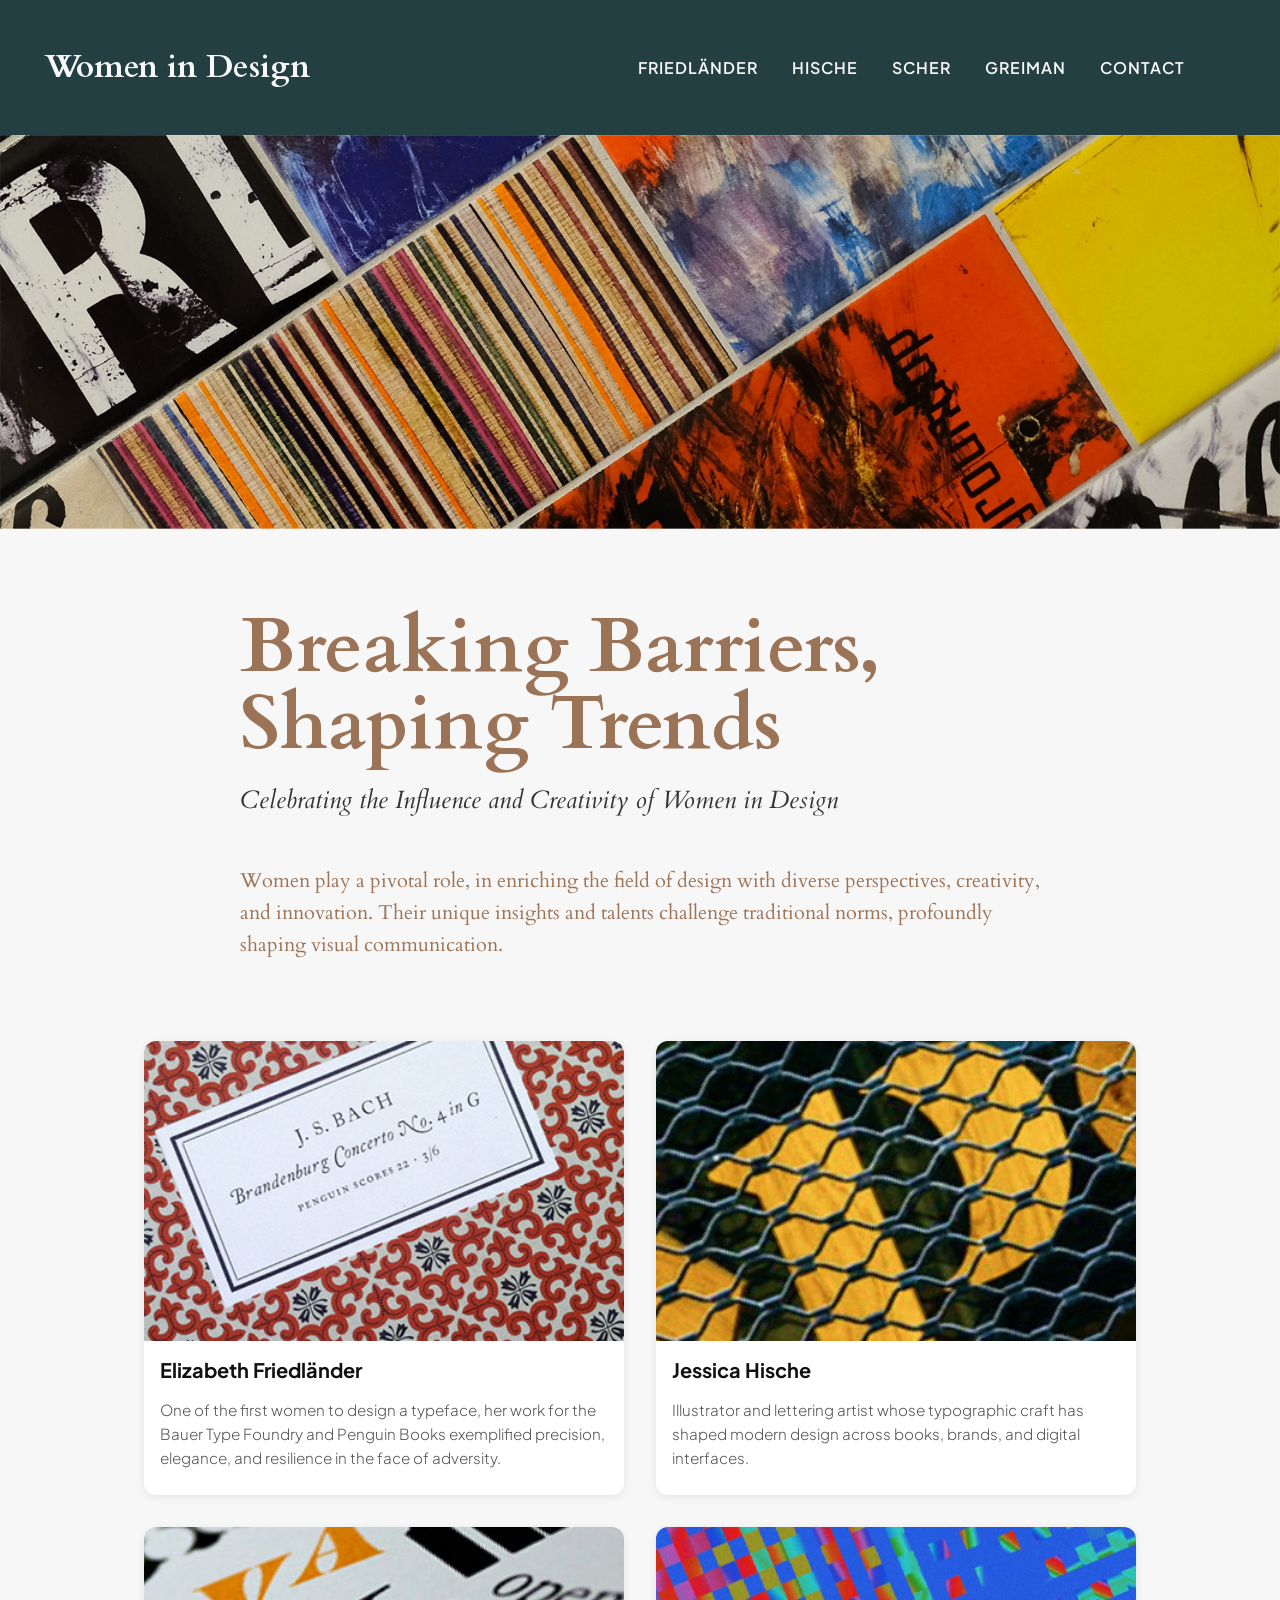
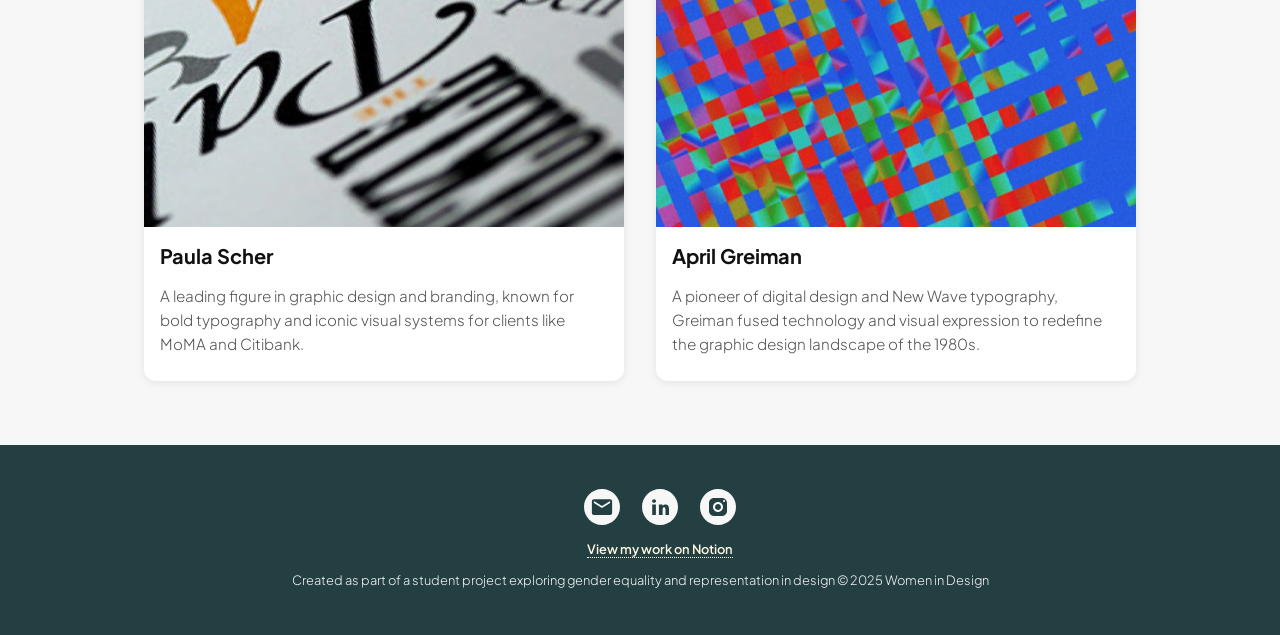
<file: index.html>
<!DOCTYPE html>
<html lang="en-GB">
<head>
<meta charset="UTF-8">
    <title>Women in Design</title>

    <!-- CSS File Links -->
    <link href="css/reset.css" type="text/css" rel="stylesheet" >
    <link href="css/style3.css" type="text/css" rel="stylesheet" >
    <link href="css/connections.css" type="text/css" rel="stylesheet" >
    <link href="css/grid.css" type="text/css" rel="stylesheet" >

    <!-- Google Font Links -->
    <link rel="preconnect" href="https://fonts.googleapis.com">
    <link rel="preconnect" href="https://fonts.gstatic.com" crossorigin>
    <link href="https://fonts.googleapis.com/css2?family=Cardo:ital,wght@0,400;0,700;1,400&family=Plus+Jakarta+Sans:ital,wght@0,200..800;1,200..800&display=swap" rel="stylesheet">
</head>
<body>
  <div class="responsivenav" >
    <div id="logo">
        <a href="index.html"><p>Women in Design</p></a>
    </div>
  <nav>
    <ul>
        <li><a href="#fried">Friedländer</a></li>
        <li><a href="#hische">Hische</a></li>
        <li><a href="#scher">Scher</a></li>
        <li><a href="april_greiman.html">Greiman</a></li>
        <li><a href="#contact">Contact</a></li>
    </ul>
  </nav>
  </div>
<img src="img/top.jpg" alt="Opening image showing images of texture and abstract typography" class="fullwidthimage"/>  
<header>
  <h1>Breaking Barriers, Shaping Trends</h1>
  <h2>Celebrating the Influence and Creativity of Women in Design</h2>
  <p><span class="leader">Women play a pivotal role</span>, in enriching the field of design with diverse perspectives, creativity, and innovation. Their unique insights and talents challenge traditional norms, profoundly shaping visual communication. </p>
</header>

<section id="designers" class="designers">
  <article class="designer-card">
    <img src="img/friedlander.jpg" alt="Portrait of Elizabeth Friedländer">
    <h3>Elizabeth Friedländer</h3>
    <p>One of the first women to design a typeface, her work for the Bauer Type Foundry and Penguin Books exemplified precision, elegance, and resilience in the face of adversity.</p>
  </article>

  <article class="designer-card">
    <img src="img/hische.jpg" alt="Portrait of Jessica Hische">
    <h3>Jessica Hische</h3>
    <p>Illustrator and lettering artist whose typographic craft has shaped modern design across books, brands, and digital interfaces.</p>
  </article>

  <article class="designer-card">
    <img src="img/scher.jpg" alt="Portrait of Paula Scher">
    <h3>Paula Scher</h3>
    <p>A leading figure in graphic design and branding, known for bold typography and iconic visual systems for clients like MoMA and Citibank.</p>
  </article>

  <a href="april_greiman.html">
  <article class="designer-card">
    <img src="img/greiman.jpg" alt="Portrait of April Greiman">
    <h3>April Greiman</h3>
    <p>A pioneer of digital design and New Wave typography, Greiman fused technology and visual expression to redefine the graphic design landscape of the 1980s.</p>
  </article>
</a>
</section>

<footer id="contact">
<ul class="connections">
<!------------- EMAIL ------------------>
<li><a href="mailto:wheeler-d@ulster.ac.uk" title="Send me an Email">
<svg xmlns="http://www.w3.org/2000/svg" width="36" height="36" viewBox="0 0 36 36" fill="none">
  <path d="M18 0C27.9411 0 36 8.05887 36 18C36 27.9411 27.9411 36 18 36C8.05887 36 0 27.9411 0 18C0 8.05887 8.05887 0 18 0ZM9.90039 10.125C8.78664 10.125 7.88477 11.0109 7.88477 12.0938L7.875 23.9062C7.875 24.9891 8.78664 25.875 9.90039 25.875H26.0996C27.2134 25.875 28.125 24.9891 28.125 23.9062V12.0938C28.125 11.0109 27.2134 10.125 26.0996 10.125H9.90039ZM26.0996 14.0625L18 18.9844L9.90039 14.0625V12.0938L18 17.0156L26.0996 12.0938V14.0625Z" fill="#F7F7F7"/>
</svg>
</a>
</li>
<!----------------------------- LINKEDIN ---------------------------->
<li><a href="#" title="Connect with me on Linkedin">
<svg xmlns="http://www.w3.org/2000/svg" width="36" height="36" viewBox="0 0 36 36" fill="none">
  <path d="M18 0C27.9411 0 36 8.05887 36 18C36 27.9411 27.9411 36 18 36C8.05887 36 0 27.9411 0 18C0 8.05887 8.05887 0 18 0ZM10.2256 15.5547V25.875H13.8984V15.5547H10.2256ZM16.9287 15.5547V25.875H20.6016C20.6016 25.875 20.6016 20.4756 20.6016 20.2344C20.6016 18.5551 21.7874 18.3145 22.1426 18.3145C22.4981 18.3147 23.4453 18.6751 23.4453 20.2344V25.875H27V20.2344C27 16.9953 25.5773 15.5547 23.7998 15.5547C22.0226 15.5548 21.0746 16.1548 20.6016 16.9951V15.5547H16.9287ZM12.1211 10.125C10.8735 10.125 10.125 10.8832 10.125 11.8945C10.1252 12.9057 10.8748 13.6631 11.9971 13.6631C13.2445 13.6631 13.993 12.9057 13.9932 11.8945C13.9932 10.8832 13.2433 10.1251 12.1211 10.125Z" fill="#F7F7F7"/>
</svg>
</a>
</li>
<!----------------------------- INSTAGRAM ---------------------------->
<li><a href="#" title="Visit my Instagram Account" target="_blank" >
<svg xmlns="http://www.w3.org/2000/svg" width="36" height="36" viewBox="0 0 36 36" fill="none">
  <path d="M18 0C27.9411 0 36 8.05887 36 18C36 27.9411 27.9411 36 18 36C8.05887 36 0 27.9411 0 18C0 8.05887 8.05887 0 18 0ZM14 9C11.239 9 9 11.239 9 14V22C9 24.761 11.239 27 14 27H22C24.761 27 27 24.761 27 22V14C27 11.239 24.761 9 22 9H14ZM18 13C20.761 13 23 15.239 23 18C23 20.761 20.761 23 18 23C15.239 23 13 20.761 13 18C13 15.239 15.239 13 18 13ZM18 15C17.2044 15 16.4415 15.3163 15.8789 15.8789C15.3163 16.4415 15 17.2044 15 18C15 18.7956 15.3163 19.5585 15.8789 20.1211C16.4415 20.6837 17.2044 21 18 21C18.7956 21 19.5585 20.6837 20.1211 20.1211C20.6837 19.5585 21 18.7956 21 18C21 17.2044 20.6837 16.4415 20.1211 15.8789C19.5585 15.3163 18.7956 15 18 15ZM24 11C24.552 11 25 11.448 25 12C25 12.552 24.552 13 24 13C23.448 13 23 12.552 23 12C23 11.448 23.448 11 24 11Z" fill="#F7F7F7"/>
</svg>
</a>
</li>
</ul>
<ul>
  <li><a href="https://dylanuxd.notion.site/dylans-space" target="_blank" title="Take a look at my work">View my work on Notion</a></li>
</ul>
 <p>Created as part of a student project exploring gender equality and representation in design © 2025 Women in Design</p>
</footer>
</body>
</html>
</file>
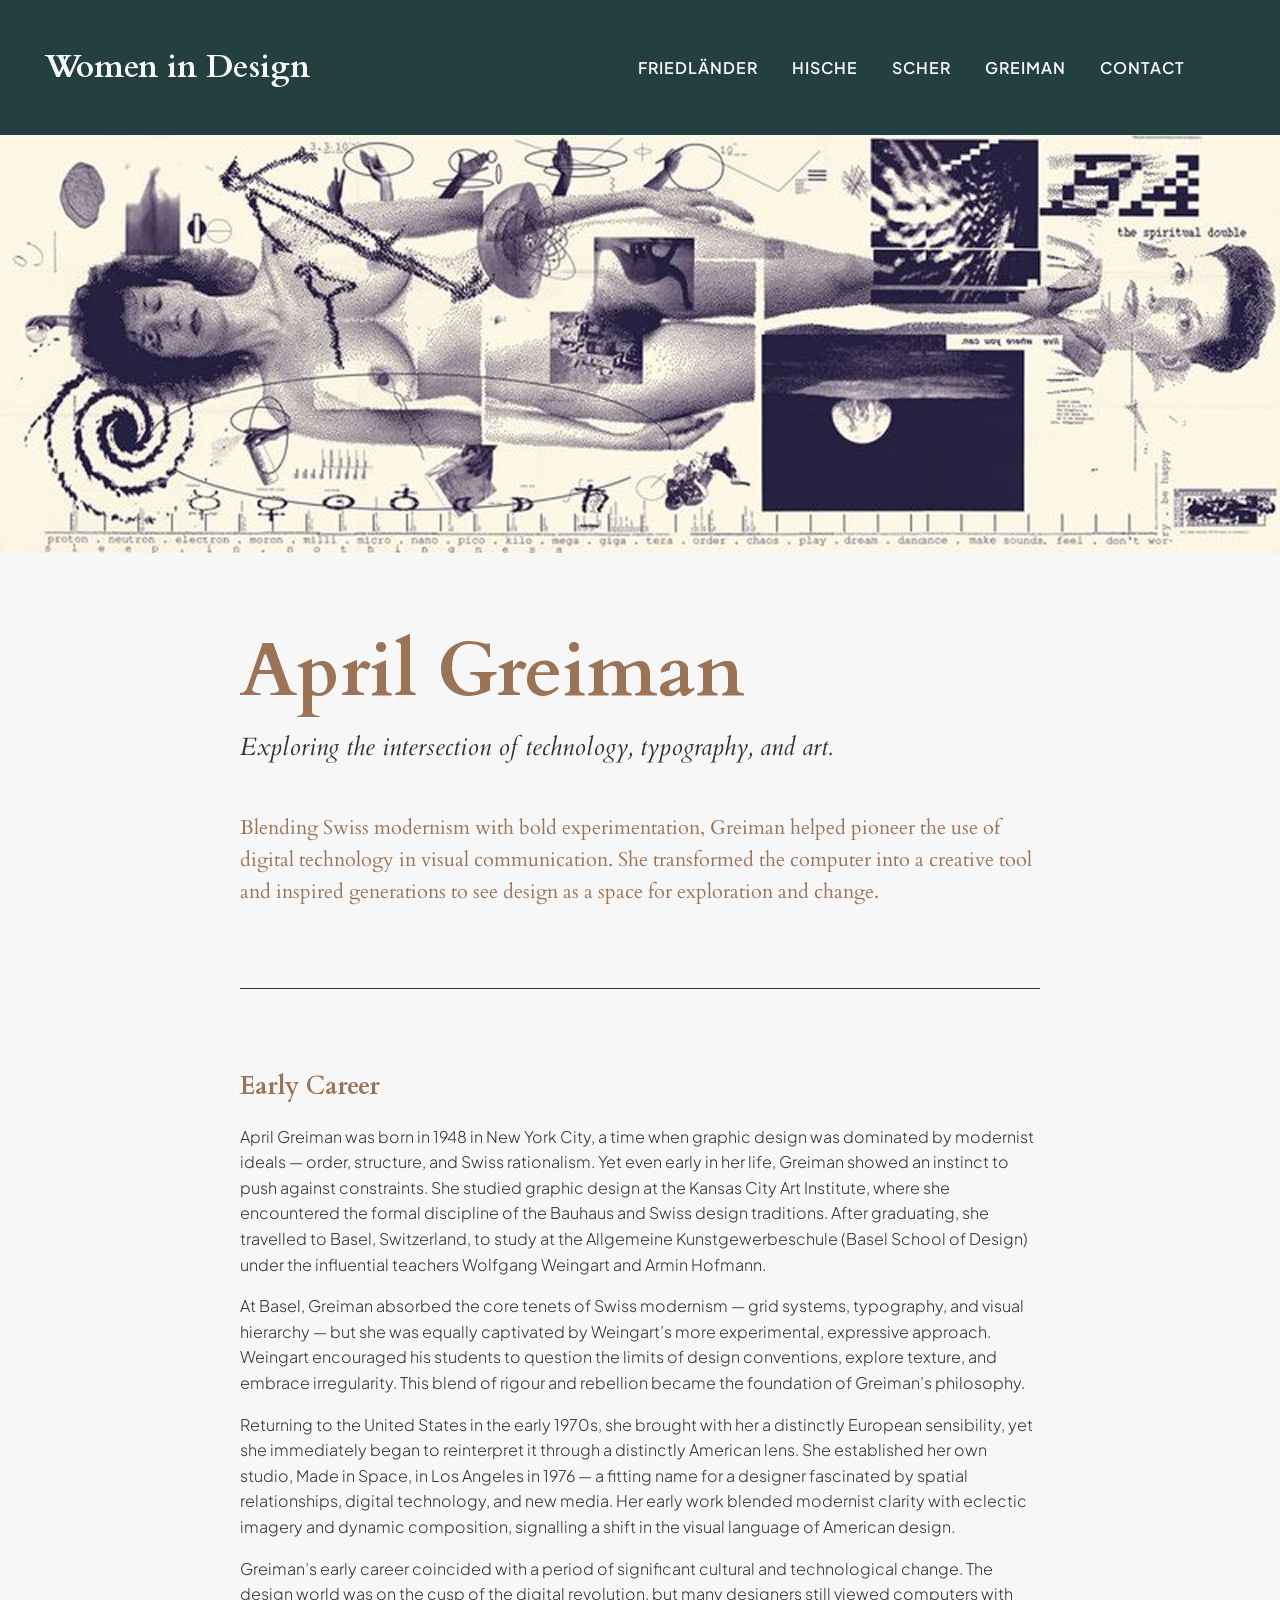
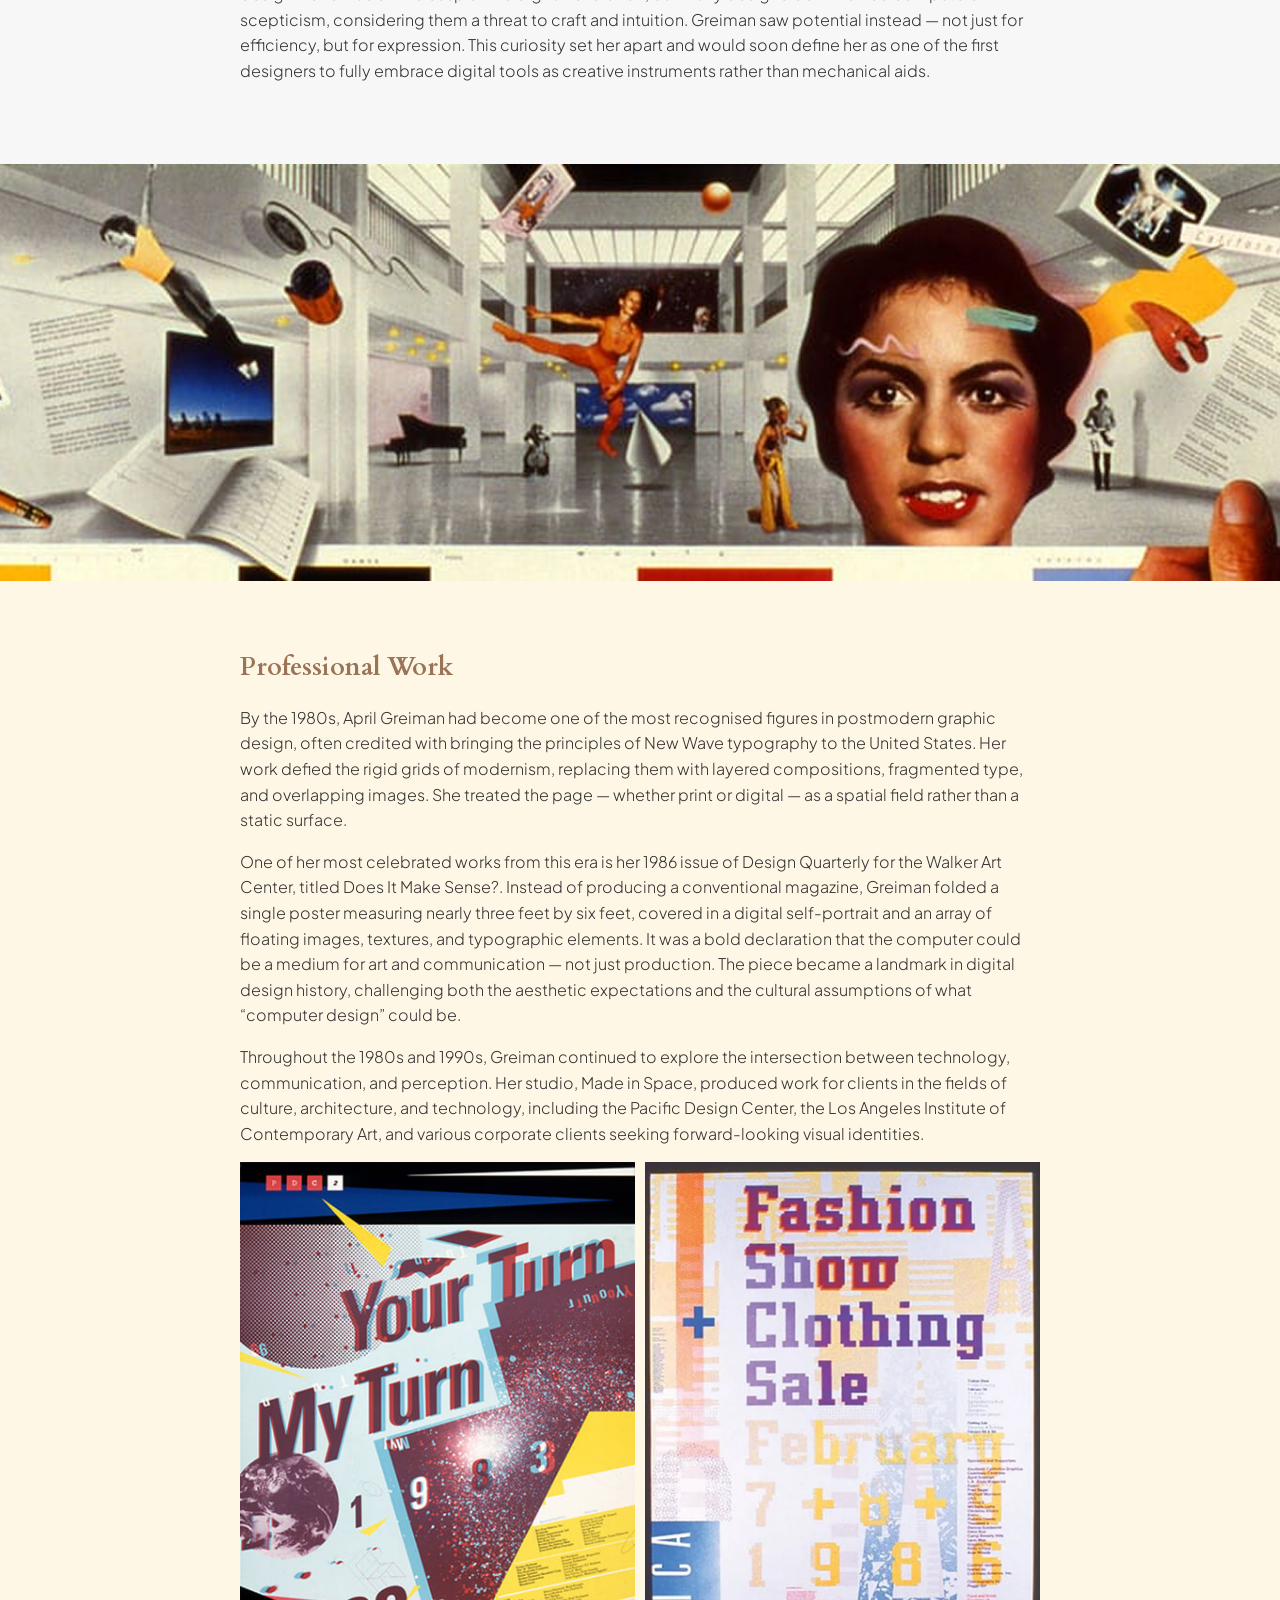
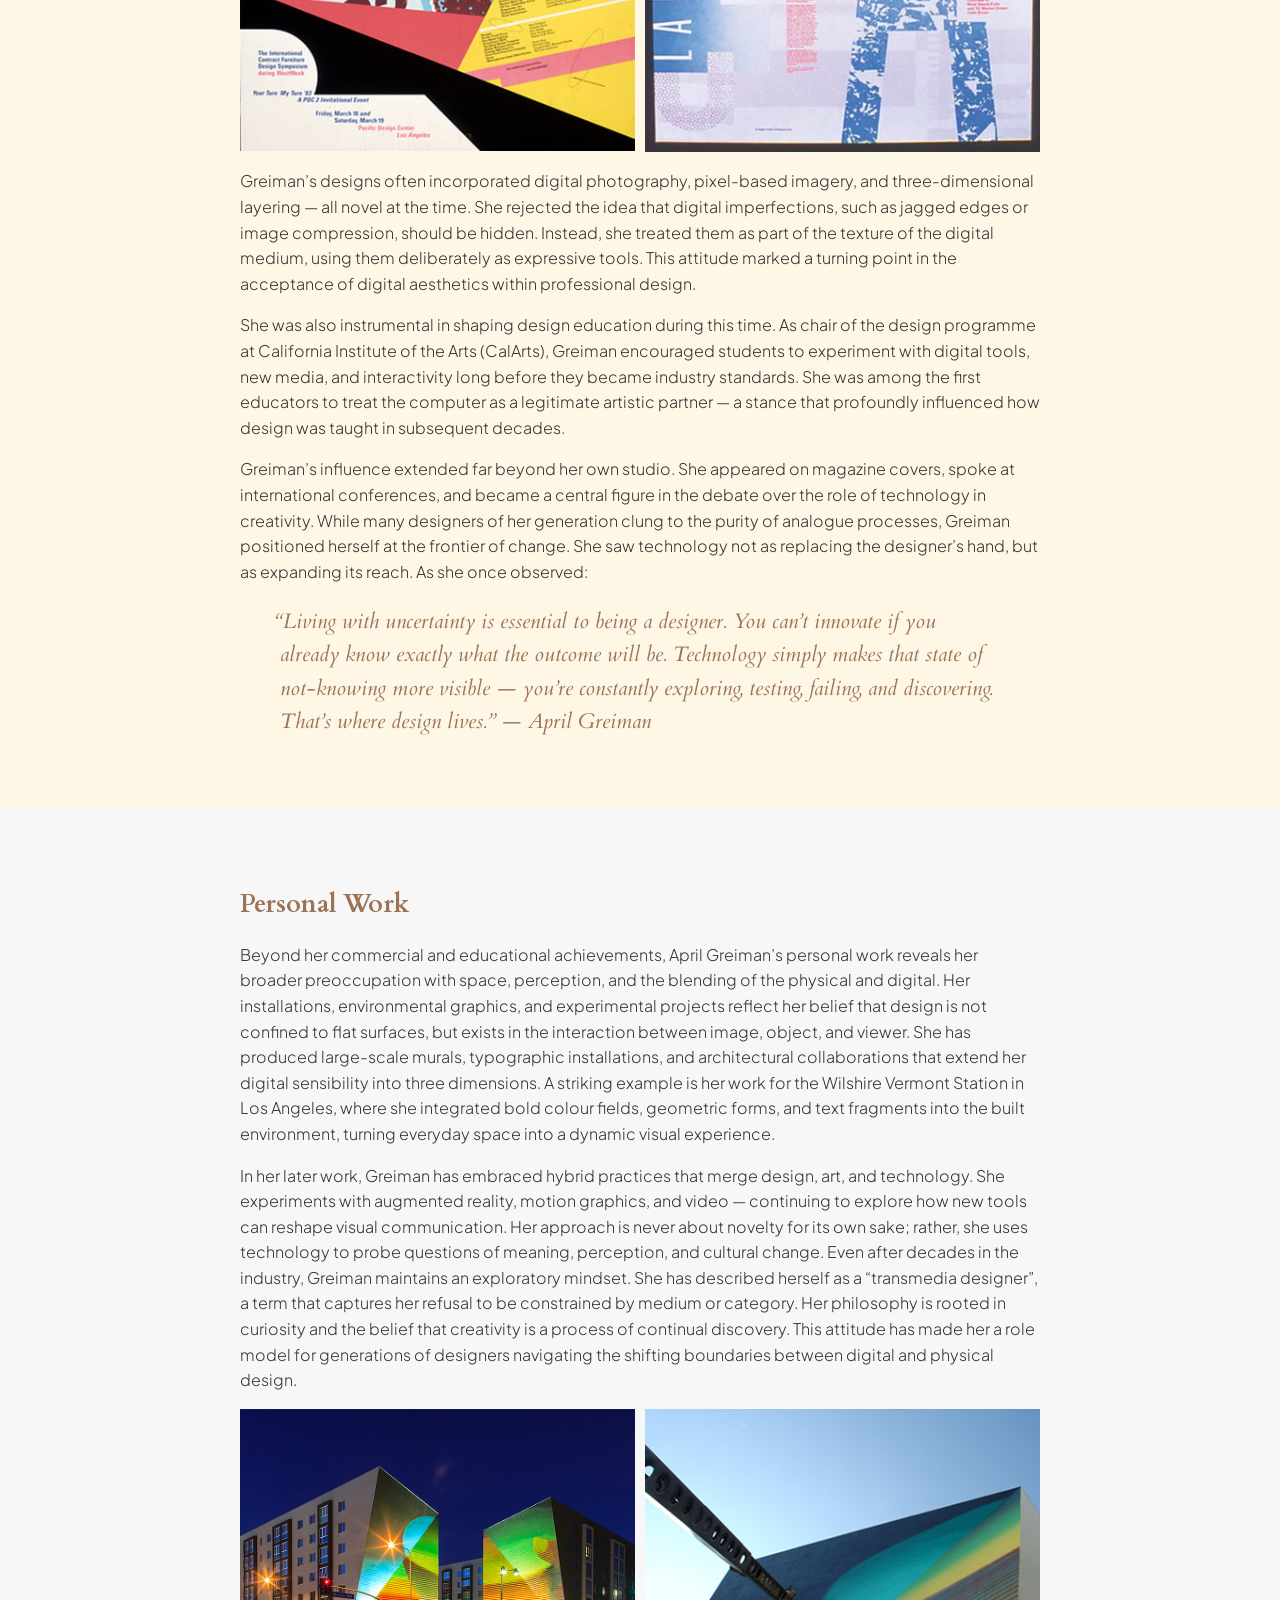
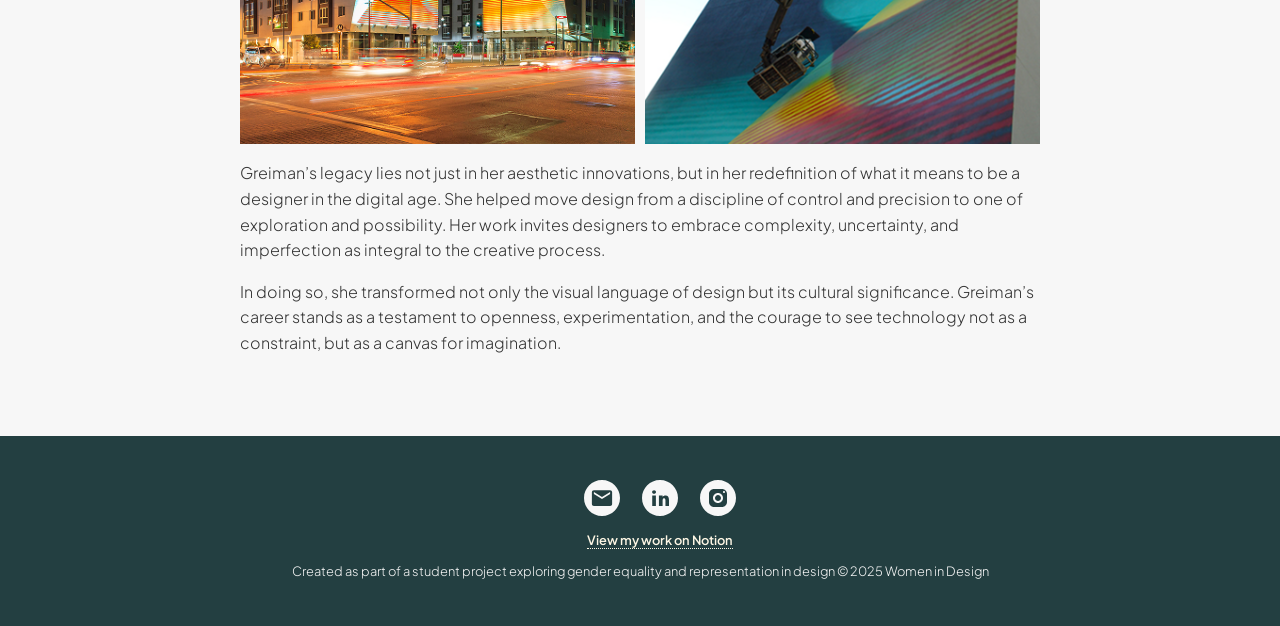
<file: april_greiman.html>
<!DOCTYPE html>
<html lang="en-GB">
<head>
<meta charset="UTF-8">
    <title>Women in Design</title>

    <!-- CSS File Links -->
    <link href="css/reset.css" type="text/css" rel="stylesheet"/>
    <link href="css/style3.css" type="text/css" rel="stylesheet"/>
    <link href="css/connections.css" type="text/css" rel="stylesheet"/>

    <!-- Google Font Links -->
    <link rel="preconnect" href="https://fonts.googleapis.com">
    <link rel="preconnect" href="https://fonts.gstatic.com" crossorigin>
    <link href="https://fonts.googleapis.com/css2?family=Cardo:ital,wght@0,400;0,700;1,400&family=Plus+Jakarta+Sans:ital,wght@0,200..800;1,200..800&display=swap" rel="stylesheet">
</head>
<body>
  <div class="responsivenav" >
    <div id="logo">
        <a href="index.html"><p>Women in Design</p></a>
    </div>
  <nav>
    <ul>
        <li><a href="#fried">Friedländer</a></li>
        <li><a href="#hische">Hische</a></li>
        <li><a href="#scher">Scher</a></li>
        <li><a href="april_greiman.html">Greiman</a></li>
        <li><a href="#contact">Contact</a></li>
    </ul>
  </nav>
  </div>
<img src="img/greiman_1.jpg" alt="An image of Greiman's work" class="fullwidthimage" />
<header>
<h1>April Greiman</h1>

<h2>Exploring the intersection of technology, typography, and art.</h2>

<p>Blending Swiss modernism with bold experimentation, Greiman helped
pioneer the use of digital technology in visual communication. She
transformed the computer into a creative tool and inspired generations to
see design as a space for exploration and change.</p>
</header>

<section>
<hr>
<h2>Early Career</h2>

<p>April Greiman was born in 1948 in New York City, a time when graphic design was
dominated by modernist ideals — order, structure, and Swiss rationalism. Yet even
early in her life, Greiman showed an instinct to push against constraints. She studied
graphic design at the Kansas City Art Institute, where she encountered the formal
discipline of the Bauhaus and Swiss design traditions. After graduating, she travelled
to Basel, Switzerland, to study at the Allgemeine Kunstgewerbeschule (Basel School
of Design) under the influential teachers Wolfgang Weingart and Armin Hofmann.</p>

<p>At Basel, Greiman absorbed the core tenets of Swiss modernism — grid systems,
typography, and visual hierarchy — but she was equally captivated by Weingart’s
more experimental, expressive approach. Weingart encouraged his students to
question the limits of design conventions, explore texture, and embrace irregularity.
This blend of rigour and rebellion became the foundation of Greiman’s philosophy.</p>

<p>Returning to the United States in the early 1970s, she brought with her a distinctly
European sensibility, yet she immediately began to reinterpret it through a distinctly
American lens. She established her own studio, Made in Space, in Los Angeles in
1976 — a fitting name for a designer fascinated by spatial relationships, digital
technology, and new media. Her early work blended modernist clarity with eclectic
imagery and dynamic composition, signalling a shift in the visual language of
American design.</p>

<p>Greiman’s early career coincided with a period of significant cultural and
technological change. The design world was on the cusp of the digital revolution, 
but many designers still viewed computers with scepticism, considering them a threat to
craft and intuition. Greiman saw potential instead — not just for efficiency, but for
expression. This curiosity set her apart and would soon define her as one of the first
designers to fully embrace digital tools as creative instruments rather than
mechanical aids.</p>
</section>

<img src="img/greiman_2.jpg" alt="An image of of a piece she made  for CalArts" class="fullwidthimage"/>
<div class="light">
<section>
<h2>Professional Work</h2>

<p>By the 1980s, April Greiman had become one of the most recognised figures in
postmodern graphic design, often credited with bringing the principles of New Wave
typography to the United States. Her work defied the rigid grids of modernism,
replacing them with layered compositions, fragmented type, and overlapping images.
She treated the page — whether print or digital — as a spatial field rather than a
static surface.</p>

<p>One of her most celebrated works from this era is her 1986 issue of Design
Quarterly for the Walker Art Center, titled Does It Make Sense?. Instead of
producing a conventional magazine, Greiman folded a single poster measuring
nearly three feet by six feet, covered in a digital self-portrait and an array of floating
images, textures, and typographic elements. It was a bold declaration that the
computer could be a medium for art and communication — not just production. The
piece became a landmark in digital design history, challenging both the aesthetic
expectations and the cultural assumptions of what “computer design” could be.</p>

<p>Throughout the 1980s and 1990s, Greiman continued to explore the intersection
between technology, communication, and perception. Her studio, Made in Space,
produced work for clients in the fields of culture, architecture, and technology,
including the Pacific Design Center, the Los Angeles Institute of Contemporary Art,
and various corporate clients seeking forward-looking visual identities.</p>
<div class="gridimage">
  <img src="img/greiman_3.jpg" alt="An image showing Grieman's work for Pacific Design Center"/>
  <img src="img/greiman_4.jpg" alt="An up close image of Grieman's work for Los Angeles Institute of Contemporary Art"/>
</div>

<p>Greiman’s designs often incorporated digital photography, pixel-based imagery, and
three-dimensional layering — all novel at the time. She rejected the idea that digital
imperfections, such as jagged edges or image compression, should be hidden.
Instead, she treated them as part of the texture of the digital medium, using them 
deliberately as expressive tools. This attitude marked a turning point in the
acceptance of digital aesthetics within professional design.</p>

<p>She was also instrumental in shaping design education during this time. As chair of
the design programme at California Institute of the Arts (CalArts), Greiman
encouraged students to experiment with digital tools, new media, and interactivity
long before they became industry standards. She was among the first educators to
treat the computer as a legitimate artistic partner — a stance that profoundly
influenced how design was taught in subsequent decades.</p>

<p>Greiman’s influence extended far beyond her own studio. She appeared on
magazine covers, spoke at international conferences, and became a central figure in
the debate over the role of technology in creativity. While many designers of her
generation clung to the purity of analogue processes, Greiman positioned herself at
the frontier of change. She saw technology not as replacing the designer’s hand, but
as expanding its reach. As she once observed:</p>

<blockquote>
<p>“Living with uncertainty is essential to being a designer. You can’t
innovate if you already know exactly what the outcome will be.
Technology simply makes that state of not-knowing more visible —
you’re constantly exploring, testing, failing, and discovering. That’s
where design lives.”
<em>— April Greiman</em></p>
</blockquote>
</div>
</section>

<section>
<h2>Personal Work</h2>

<p>Beyond her commercial and educational achievements, April Greiman’s personal
work reveals her broader preoccupation with space, perception, and the blending of
the physical and digital. Her installations, environmental graphics, and experimental
projects reflect her belief that design is not confined to flat surfaces, but exists in the
interaction between image, object, and viewer.
She has produced large-scale murals, typographic installations, and architectural
collaborations that extend her digital sensibility into three dimensions. A striking
example is her work for the Wilshire Vermont Station in Los Angeles, where she
integrated bold colour fields, geometric forms, and text fragments into the built
environment, turning everyday space into a dynamic visual experience.</p>

<p>In her later work, Greiman has embraced hybrid practices that merge design, art, and
technology. She experiments with augmented reality, motion graphics, and video —
continuing to explore how new tools can reshape visual communication. Her
approach is never about novelty for its own sake; rather, she uses technology to
probe questions of meaning, perception, and cultural change.
Even after decades in the industry, Greiman maintains an exploratory mindset. She
has described herself as a “transmedia designer”, a term that captures her refusal to
be constrained by medium or category. Her philosophy is rooted in curiosity and the
belief that creativity is a process of continual discovery. This attitude has made her a
role model for generations of designers navigating the shifting boundaries between
digital and physical design.</p>
<div class="gridimage">
  <img src="img/greiman_5.jpg" alt="An image showing Grieman's work for Wilshire Vermont Station in Los Angeles"/>
  <img src="img/greiman_6.png" alt="An up close image of Grieman's work for Wilshire Vermont Station in Los Angeles"/>
</div>

<p>Greiman’s legacy lies not just in her aesthetic innovations, but in her redefinition of
what it means to be a designer in the digital age. She helped move design from a
discipline of control and precision to one of exploration and possibility. Her work
invites designers to embrace complexity, uncertainty, and imperfection as integral to
the creative process.</p>

<p>In doing so, she transformed not only the visual language of design but its cultural
significance. Greiman’s career stands as a testament to openness, experimentation,
and the courage to see technology not as a constraint, but as a canvas for
imagination.</p>
</section>

<footer id="contact">
<ul class="connections">
<!------------- EMAIL ------------------>
<li><a href="mailto:wheeler-d@ulster.ac.uk" title="Send me an Email">
<svg xmlns="http://www.w3.org/2000/svg" width="36" height="36" viewBox="0 0 36 36" fill="none">
  <path d="M18 0C27.9411 0 36 8.05887 36 18C36 27.9411 27.9411 36 18 36C8.05887 36 0 27.9411 0 18C0 8.05887 8.05887 0 18 0ZM9.90039 10.125C8.78664 10.125 7.88477 11.0109 7.88477 12.0938L7.875 23.9062C7.875 24.9891 8.78664 25.875 9.90039 25.875H26.0996C27.2134 25.875 28.125 24.9891 28.125 23.9062V12.0938C28.125 11.0109 27.2134 10.125 26.0996 10.125H9.90039ZM26.0996 14.0625L18 18.9844L9.90039 14.0625V12.0938L18 17.0156L26.0996 12.0938V14.0625Z" fill="#F7F7F7"/>
</svg>
</a>
</li>
<!----------------------------- LINKEDIN ---------------------------->
<li><a href="#" title="Connect with me on Linkedin">
<svg xmlns="http://www.w3.org/2000/svg" width="36" height="36" viewBox="0 0 36 36" fill="none">
  <path d="M18 0C27.9411 0 36 8.05887 36 18C36 27.9411 27.9411 36 18 36C8.05887 36 0 27.9411 0 18C0 8.05887 8.05887 0 18 0ZM10.2256 15.5547V25.875H13.8984V15.5547H10.2256ZM16.9287 15.5547V25.875H20.6016C20.6016 25.875 20.6016 20.4756 20.6016 20.2344C20.6016 18.5551 21.7874 18.3145 22.1426 18.3145C22.4981 18.3147 23.4453 18.6751 23.4453 20.2344V25.875H27V20.2344C27 16.9953 25.5773 15.5547 23.7998 15.5547C22.0226 15.5548 21.0746 16.1548 20.6016 16.9951V15.5547H16.9287ZM12.1211 10.125C10.8735 10.125 10.125 10.8832 10.125 11.8945C10.1252 12.9057 10.8748 13.6631 11.9971 13.6631C13.2445 13.6631 13.993 12.9057 13.9932 11.8945C13.9932 10.8832 13.2433 10.1251 12.1211 10.125Z" fill="#F7F7F7"/>
</svg>
</a>
</li>
<!----------------------------- INSTAGRAM ---------------------------->
<li><a href="#" title="Visit my Instagram Account" target="_blank" >
<svg xmlns="http://www.w3.org/2000/svg" width="36" height="36" viewBox="0 0 36 36" fill="none">
  <path d="M18 0C27.9411 0 36 8.05887 36 18C36 27.9411 27.9411 36 18 36C8.05887 36 0 27.9411 0 18C0 8.05887 8.05887 0 18 0ZM14 9C11.239 9 9 11.239 9 14V22C9 24.761 11.239 27 14 27H22C24.761 27 27 24.761 27 22V14C27 11.239 24.761 9 22 9H14ZM18 13C20.761 13 23 15.239 23 18C23 20.761 20.761 23 18 23C15.239 23 13 20.761 13 18C13 15.239 15.239 13 18 13ZM18 15C17.2044 15 16.4415 15.3163 15.8789 15.8789C15.3163 16.4415 15 17.2044 15 18C15 18.7956 15.3163 19.5585 15.8789 20.1211C16.4415 20.6837 17.2044 21 18 21C18.7956 21 19.5585 20.6837 20.1211 20.1211C20.6837 19.5585 21 18.7956 21 18C21 17.2044 20.6837 16.4415 20.1211 15.8789C19.5585 15.3163 18.7956 15 18 15ZM24 11C24.552 11 25 11.448 25 12C25 12.552 24.552 13 24 13C23.448 13 23 12.552 23 12C23 11.448 23.448 11 24 11Z" fill="#F7F7F7"/>
</svg>
</a>
</li>
</ul>
<ul>
  <li><a href="https://dylanuxd.notion.site/dylans-space" target="_blank" title="Take a look at my work">View my work on Notion</a></li>
</ul>

<p>Created as part of a student project exploring gender equality and representation in design © 2025 Women in Design</p>
</footer>
</body>
</html>
</file>
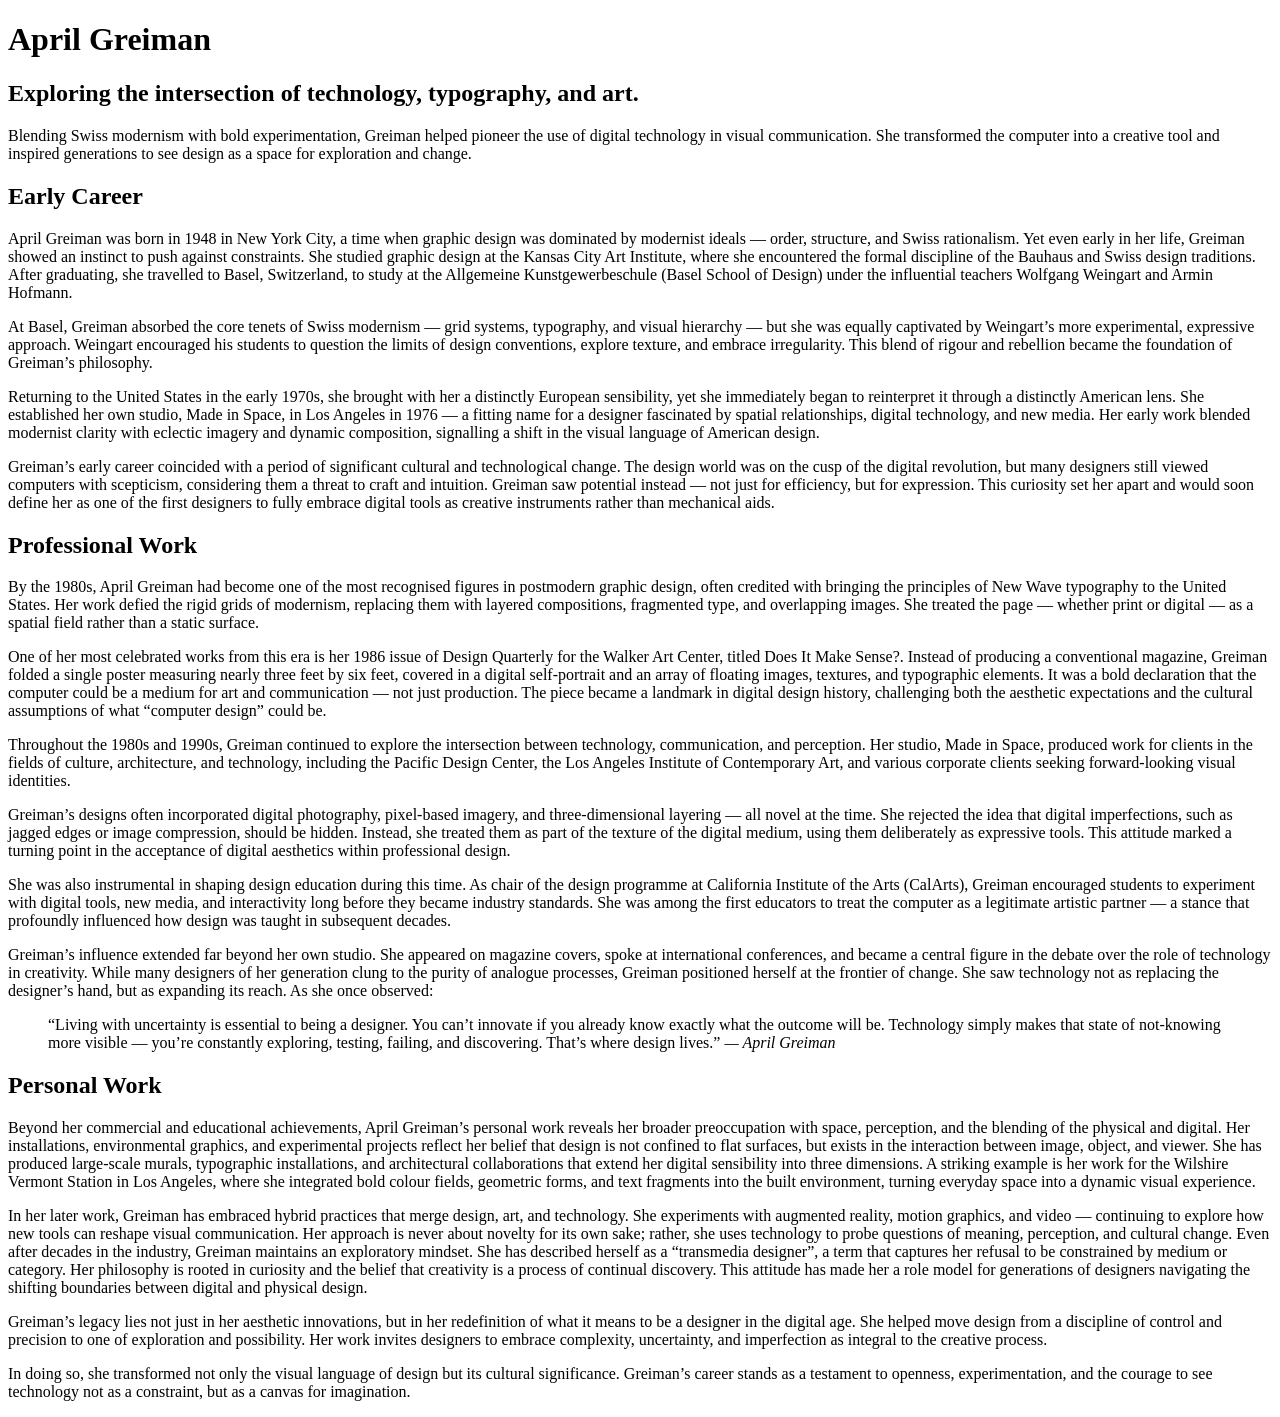
<file: greiman.html>
<!DOCTYPE html>
<html lang="en">
<head>
<meta charset="UTF-8">
    <title>Women in Design</title>
</head>
<body>
<h1>April Greiman</h1>

<h2>Exploring the intersection of technology, typography, and art.</h2>

<p>Blending Swiss modernism with bold experimentation, Greiman helped
pioneer the use of digital technology in visual communication. She
transformed the computer into a creative tool and inspired generations to
see design as a space for exploration and change.</p>

<h2>Early Career</h2>

<p>April Greiman was born in 1948 in New York City, a time when graphic design was
dominated by modernist ideals — order, structure, and Swiss rationalism. Yet even
early in her life, Greiman showed an instinct to push against constraints. She studied
graphic design at the Kansas City Art Institute, where she encountered the formal
discipline of the Bauhaus and Swiss design traditions. After graduating, she travelled
to Basel, Switzerland, to study at the Allgemeine Kunstgewerbeschule (Basel School
of Design) under the influential teachers Wolfgang Weingart and Armin Hofmann.</p>

<p>At Basel, Greiman absorbed the core tenets of Swiss modernism — grid systems,
typography, and visual hierarchy — but she was equally captivated by Weingart’s
more experimental, expressive approach. Weingart encouraged his students to
question the limits of design conventions, explore texture, and embrace irregularity.
This blend of rigour and rebellion became the foundation of Greiman’s philosophy.</p>

<p>Returning to the United States in the early 1970s, she brought with her a distinctly
European sensibility, yet she immediately began to reinterpret it through a distinctly
American lens. She established her own studio, Made in Space, in Los Angeles in
1976 — a fitting name for a designer fascinated by spatial relationships, digital
technology, and new media. Her early work blended modernist clarity with eclectic
imagery and dynamic composition, signalling a shift in the visual language of
American design.</p>

<p>Greiman’s early career coincided with a period of significant cultural and
technological change. The design world was on the cusp of the digital revolution, 
but many designers still viewed computers with scepticism, considering them a threat to
craft and intuition. Greiman saw potential instead — not just for efficiency, but for
expression. This curiosity set her apart and would soon define her as one of the first
designers to fully embrace digital tools as creative instruments rather than
mechanical aids.</p>

<h2>Professional Work</h2>

<p>By the 1980s, April Greiman had become one of the most recognised figures in
postmodern graphic design, often credited with bringing the principles of New Wave
typography to the United States. Her work defied the rigid grids of modernism,
replacing them with layered compositions, fragmented type, and overlapping images.
She treated the page — whether print or digital — as a spatial field rather than a
static surface.</p>

<p>One of her most celebrated works from this era is her 1986 issue of Design
Quarterly for the Walker Art Center, titled Does It Make Sense?. Instead of
producing a conventional magazine, Greiman folded a single poster measuring
nearly three feet by six feet, covered in a digital self-portrait and an array of floating
images, textures, and typographic elements. It was a bold declaration that the
computer could be a medium for art and communication — not just production. The
piece became a landmark in digital design history, challenging both the aesthetic
expectations and the cultural assumptions of what “computer design” could be.</p>

<p>Throughout the 1980s and 1990s, Greiman continued to explore the intersection
between technology, communication, and perception. Her studio, Made in Space,
produced work for clients in the fields of culture, architecture, and technology,
including the Pacific Design Center, the Los Angeles Institute of Contemporary Art,
and various corporate clients seeking forward-looking visual identities.</p>

<p>Greiman’s designs often incorporated digital photography, pixel-based imagery, and
three-dimensional layering — all novel at the time. She rejected the idea that digital
imperfections, such as jagged edges or image compression, should be hidden.
Instead, she treated them as part of the texture of the digital medium, using them 
deliberately as expressive tools. This attitude marked a turning point in the
acceptance of digital aesthetics within professional design.</p>

<p>She was also instrumental in shaping design education during this time. As chair of
the design programme at California Institute of the Arts (CalArts), Greiman
encouraged students to experiment with digital tools, new media, and interactivity
long before they became industry standards. She was among the first educators to
treat the computer as a legitimate artistic partner — a stance that profoundly
influenced how design was taught in subsequent decades.</p>

<p>Greiman’s influence extended far beyond her own studio. She appeared on
magazine covers, spoke at international conferences, and became a central figure in
the debate over the role of technology in creativity. While many designers of her
generation clung to the purity of analogue processes, Greiman positioned herself at
the frontier of change. She saw technology not as replacing the designer’s hand, but
as expanding its reach. As she once observed:</p>

<blockquote>
  <p>“Living with uncertainty is essential to being a designer. You can’t
innovate if you already know exactly what the outcome will be.
Technology simply makes that state of not-knowing more visible —
you’re constantly exploring, testing, failing, and discovering. That’s
where design lives.”
<em>— April Greiman</em></p>
</blockquote>

<h2>Personal Work</h2>

<p>Beyond her commercial and educational achievements, April Greiman’s personal
work reveals her broader preoccupation with space, perception, and the blending of
the physical and digital. Her installations, environmental graphics, and experimental
projects reflect her belief that design is not confined to flat surfaces, but exists in the
interaction between image, object, and viewer.
She has produced large-scale murals, typographic installations, and architectural
collaborations that extend her digital sensibility into three dimensions. A striking
example is her work for the Wilshire Vermont Station in Los Angeles, where she
integrated bold colour fields, geometric forms, and text fragments into the built
environment, turning everyday space into a dynamic visual experience.</p>

<p>In her later work, Greiman has embraced hybrid practices that merge design, art, and
technology. She experiments with augmented reality, motion graphics, and video —
continuing to explore how new tools can reshape visual communication. Her
approach is never about novelty for its own sake; rather, she uses technology to
probe questions of meaning, perception, and cultural change.
Even after decades in the industry, Greiman maintains an exploratory mindset. She
has described herself as a “transmedia designer”, a term that captures her refusal to
be constrained by medium or category. Her philosophy is rooted in curiosity and the
belief that creativity is a process of continual discovery. This attitude has made her a
role model for generations of designers navigating the shifting boundaries between
digital and physical design.</p>

<p>Greiman’s legacy lies not just in her aesthetic innovations, but in her redefinition of
what it means to be a designer in the digital age. She helped move design from a
discipline of control and precision to one of exploration and possibility. Her work
invites designers to embrace complexity, uncertainty, and imperfection as integral to
the creative process.</p>

<p>In doing so, she transformed not only the visual language of design but its cultural
significance. Greiman’s career stands as a testament to openness, experimentation,
and the courage to see technology not as a constraint, but as a canvas for
imagination.</p>
</body>
</file>
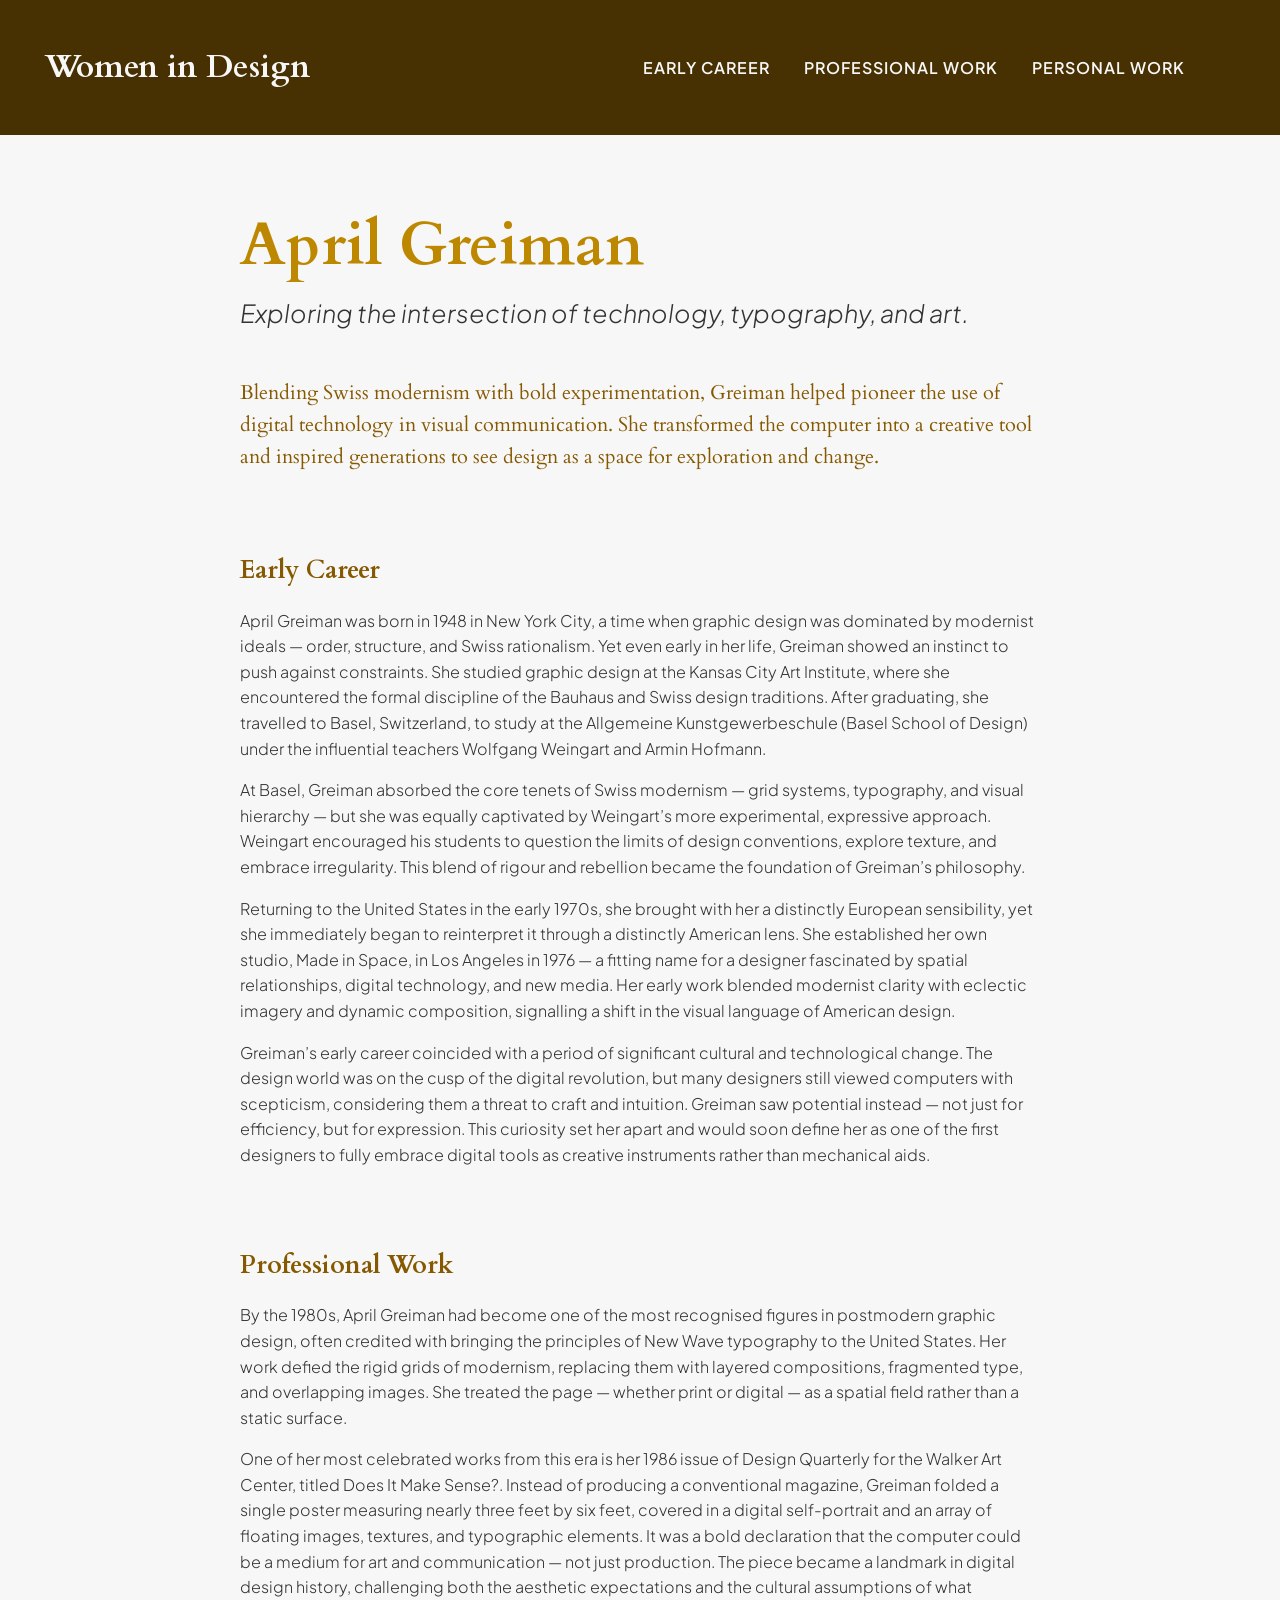
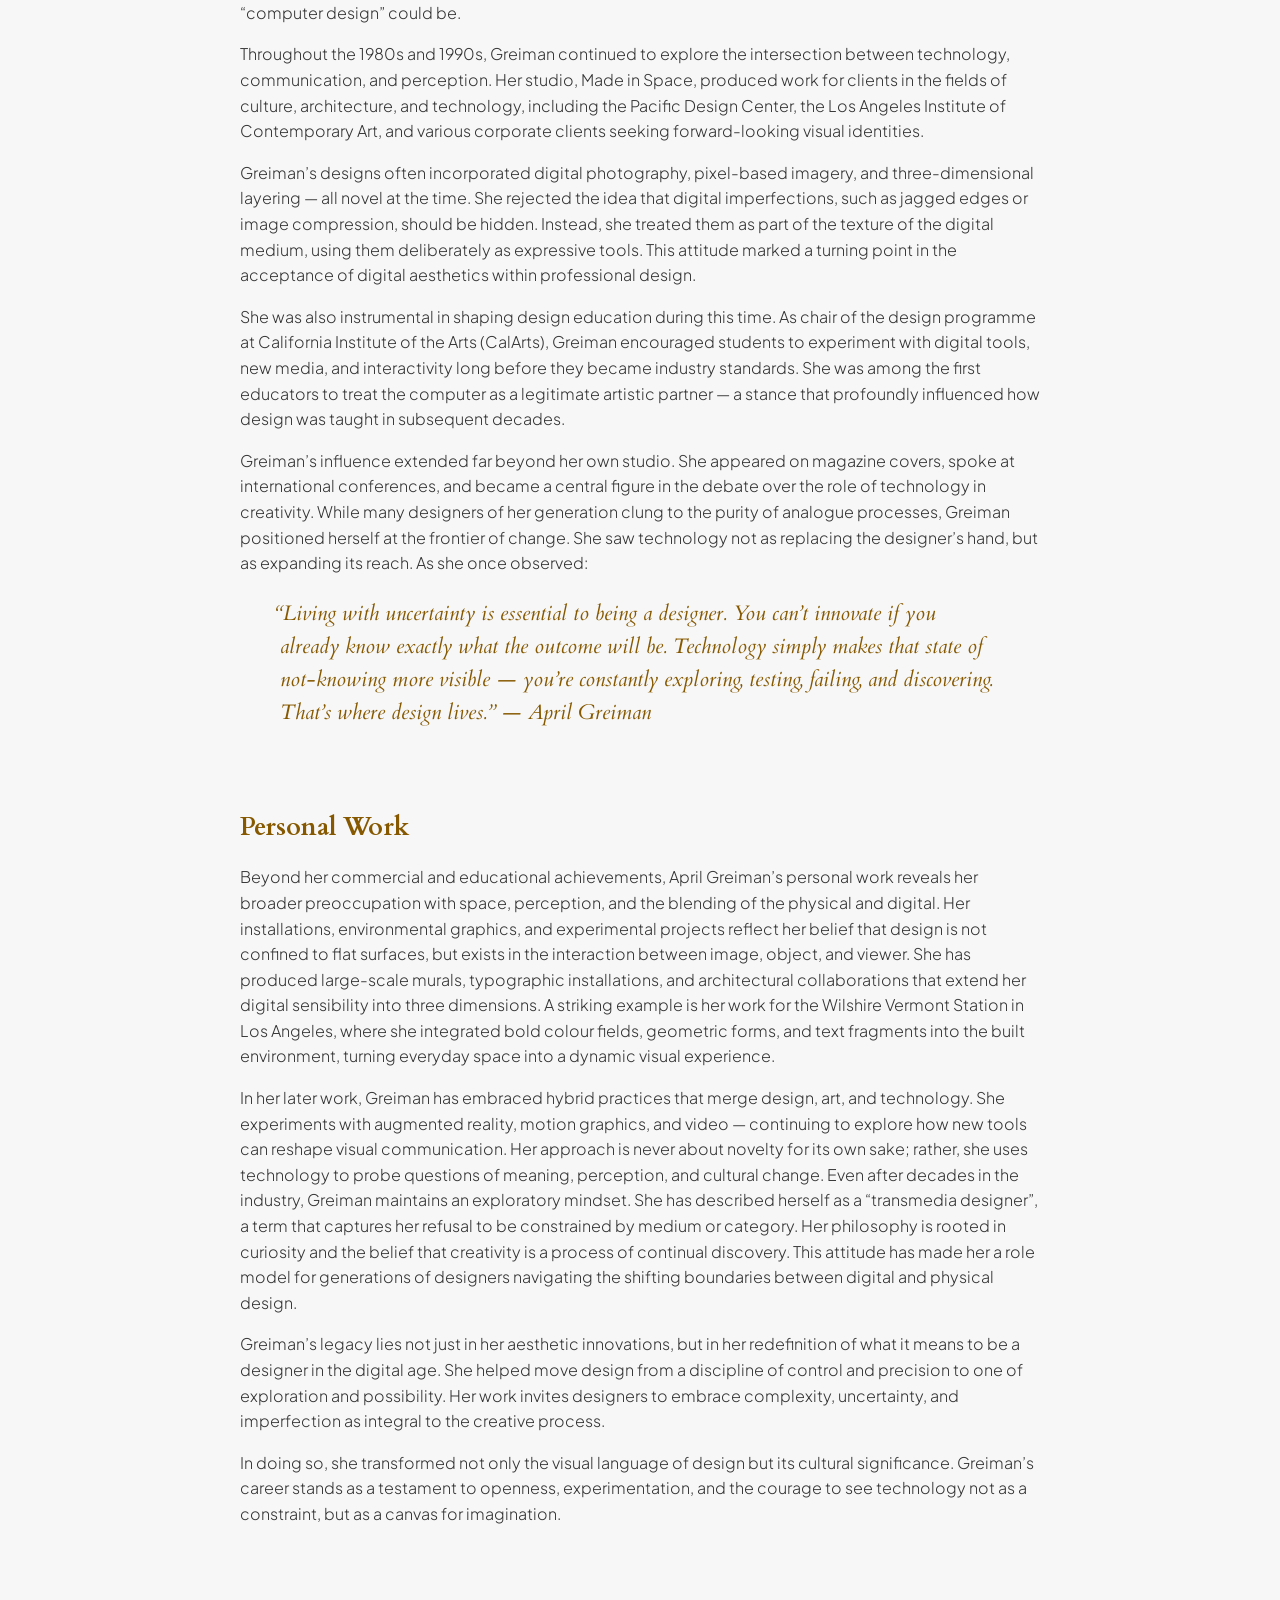
<file: greiman_four.html>
<!DOCTYPE html>
<html lang="en">
<head>
<meta charset="UTF-8">
    <title>Women in Design</title>

    <!-- CSS File Links -->
     <link href="css/reset.css" type="text/css" rel="stylesheet"/>
     <link href="css/style2.css" type="text/css" rel="stylesheet"/>

    <!-- Google Font Links -->
    <link rel="preconnect" href="https://fonts.googleapis.com">
    <link rel="preconnect" href="https://fonts.gstatic.com" crossorigin>
    <link href="https://fonts.googleapis.com/css2?family=Cardo:ital,wght@0,400;0,700;1,400&family=Plus+Jakarta+Sans:ital,wght@0,200..800;1,200..800&display=swap" rel="stylesheet">
</head>
<body>
  <div class="responsivenav" >
    <div id="logo">
        <p>Women in Design</p>
    </div>
  <nav>
    <ul>
      <li><a href="#earlycareer">Early Career</a></li>
      <li><a href="#professionalwork">Professional Work</a></li>
      <li><a href="#personalwork">Personal Work</a></li>
    </ul>
  </nav>
  </div>
<header>
<h1>April Greiman</h1>

<h2>Exploring the intersection of technology, typography, and art.</h2>

<p>Blending Swiss modernism with bold experimentation, Greiman helped
pioneer the use of digital technology in visual communication. She
transformed the computer into a creative tool and inspired generations to
see design as a space for exploration and change.</p>
</header>

<section>
<h2 id="earlycareer">Early Career</h2>

<p>April Greiman was born in 1948 in New York City, a time when graphic design was
dominated by modernist ideals — order, structure, and Swiss rationalism. Yet even
early in her life, Greiman showed an instinct to push against constraints. She studied
graphic design at the Kansas City Art Institute, where she encountered the formal
discipline of the Bauhaus and Swiss design traditions. After graduating, she travelled
to Basel, Switzerland, to study at the Allgemeine Kunstgewerbeschule (Basel School
of Design) under the influential teachers Wolfgang Weingart and Armin Hofmann.</p>

<p>At Basel, Greiman absorbed the core tenets of Swiss modernism — grid systems,
typography, and visual hierarchy — but she was equally captivated by Weingart’s
more experimental, expressive approach. Weingart encouraged his students to
question the limits of design conventions, explore texture, and embrace irregularity.
This blend of rigour and rebellion became the foundation of Greiman’s philosophy.</p>

<p>Returning to the United States in the early 1970s, she brought with her a distinctly
European sensibility, yet she immediately began to reinterpret it through a distinctly
American lens. She established her own studio, Made in Space, in Los Angeles in
1976 — a fitting name for a designer fascinated by spatial relationships, digital
technology, and new media. Her early work blended modernist clarity with eclectic
imagery and dynamic composition, signalling a shift in the visual language of
American design.</p>

<p>Greiman’s early career coincided with a period of significant cultural and
technological change. The design world was on the cusp of the digital revolution, 
but many designers still viewed computers with scepticism, considering them a threat to
craft and intuition. Greiman saw potential instead — not just for efficiency, but for
expression. This curiosity set her apart and would soon define her as one of the first
designers to fully embrace digital tools as creative instruments rather than
mechanical aids.</p>
</section>

<section>
<h2 id="professionalwork">Professional Work</h2>

<p>By the 1980s, April Greiman had become one of the most recognised figures in
postmodern graphic design, often credited with bringing the principles of New Wave
typography to the United States. Her work defied the rigid grids of modernism,
replacing them with layered compositions, fragmented type, and overlapping images.
She treated the page — whether print or digital — as a spatial field rather than a
static surface.</p>

<p>One of her most celebrated works from this era is her 1986 issue of Design
Quarterly for the Walker Art Center, titled Does It Make Sense?. Instead of
producing a conventional magazine, Greiman folded a single poster measuring
nearly three feet by six feet, covered in a digital self-portrait and an array of floating
images, textures, and typographic elements. It was a bold declaration that the
computer could be a medium for art and communication — not just production. The
piece became a landmark in digital design history, challenging both the aesthetic
expectations and the cultural assumptions of what “computer design” could be.</p>

<p>Throughout the 1980s and 1990s, Greiman continued to explore the intersection
between technology, communication, and perception. Her studio, Made in Space,
produced work for clients in the fields of culture, architecture, and technology,
including the Pacific Design Center, the Los Angeles Institute of Contemporary Art,
and various corporate clients seeking forward-looking visual identities.</p>

<p>Greiman’s designs often incorporated digital photography, pixel-based imagery, and
three-dimensional layering — all novel at the time. She rejected the idea that digital
imperfections, such as jagged edges or image compression, should be hidden.
Instead, she treated them as part of the texture of the digital medium, using them 
deliberately as expressive tools. This attitude marked a turning point in the
acceptance of digital aesthetics within professional design.</p>

<p>She was also instrumental in shaping design education during this time. As chair of
the design programme at California Institute of the Arts (CalArts), Greiman
encouraged students to experiment with digital tools, new media, and interactivity
long before they became industry standards. She was among the first educators to
treat the computer as a legitimate artistic partner — a stance that profoundly
influenced how design was taught in subsequent decades.</p>

<p>Greiman’s influence extended far beyond her own studio. She appeared on
magazine covers, spoke at international conferences, and became a central figure in
the debate over the role of technology in creativity. While many designers of her
generation clung to the purity of analogue processes, Greiman positioned herself at
the frontier of change. She saw technology not as replacing the designer’s hand, but
as expanding its reach. As she once observed:</p>

<blockquote>
  <p>“Living with uncertainty is essential to being a designer. You can’t
innovate if you already know exactly what the outcome will be.
Technology simply makes that state of not-knowing more visible —
you’re constantly exploring, testing, failing, and discovering. That’s
where design lives.”
<em>— April Greiman</em></p>
</blockquote>
</section>

<section>
<h2 id="personalwork">Personal Work</h2>

<p>Beyond her commercial and educational achievements, April Greiman’s personal
work reveals her broader preoccupation with space, perception, and the blending of
the physical and digital. Her installations, environmental graphics, and experimental
projects reflect her belief that design is not confined to flat surfaces, but exists in the
interaction between image, object, and viewer.
She has produced large-scale murals, typographic installations, and architectural
collaborations that extend her digital sensibility into three dimensions. A striking
example is her work for the Wilshire Vermont Station in Los Angeles, where she
integrated bold colour fields, geometric forms, and text fragments into the built
environment, turning everyday space into a dynamic visual experience.</p>

<p>In her later work, Greiman has embraced hybrid practices that merge design, art, and
technology. She experiments with augmented reality, motion graphics, and video —
continuing to explore how new tools can reshape visual communication. Her
approach is never about novelty for its own sake; rather, she uses technology to
probe questions of meaning, perception, and cultural change.
Even after decades in the industry, Greiman maintains an exploratory mindset. She
has described herself as a “transmedia designer”, a term that captures her refusal to
be constrained by medium or category. Her philosophy is rooted in curiosity and the
belief that creativity is a process of continual discovery. This attitude has made her a
role model for generations of designers navigating the shifting boundaries between
digital and physical design.</p>

<p>Greiman’s legacy lies not just in her aesthetic innovations, but in her redefinition of
what it means to be a designer in the digital age. She helped move design from a
discipline of control and precision to one of exploration and possibility. Her work
invites designers to embrace complexity, uncertainty, and imperfection as integral to
the creative process.</p>

<p>In doing so, she transformed not only the visual language of design but its cultural
significance. Greiman’s career stands as a testament to openness, experimentation,
and the courage to see technology not as a constraint, but as a canvas for
imagination.</p>
</section>
</body>
</html>
</file>
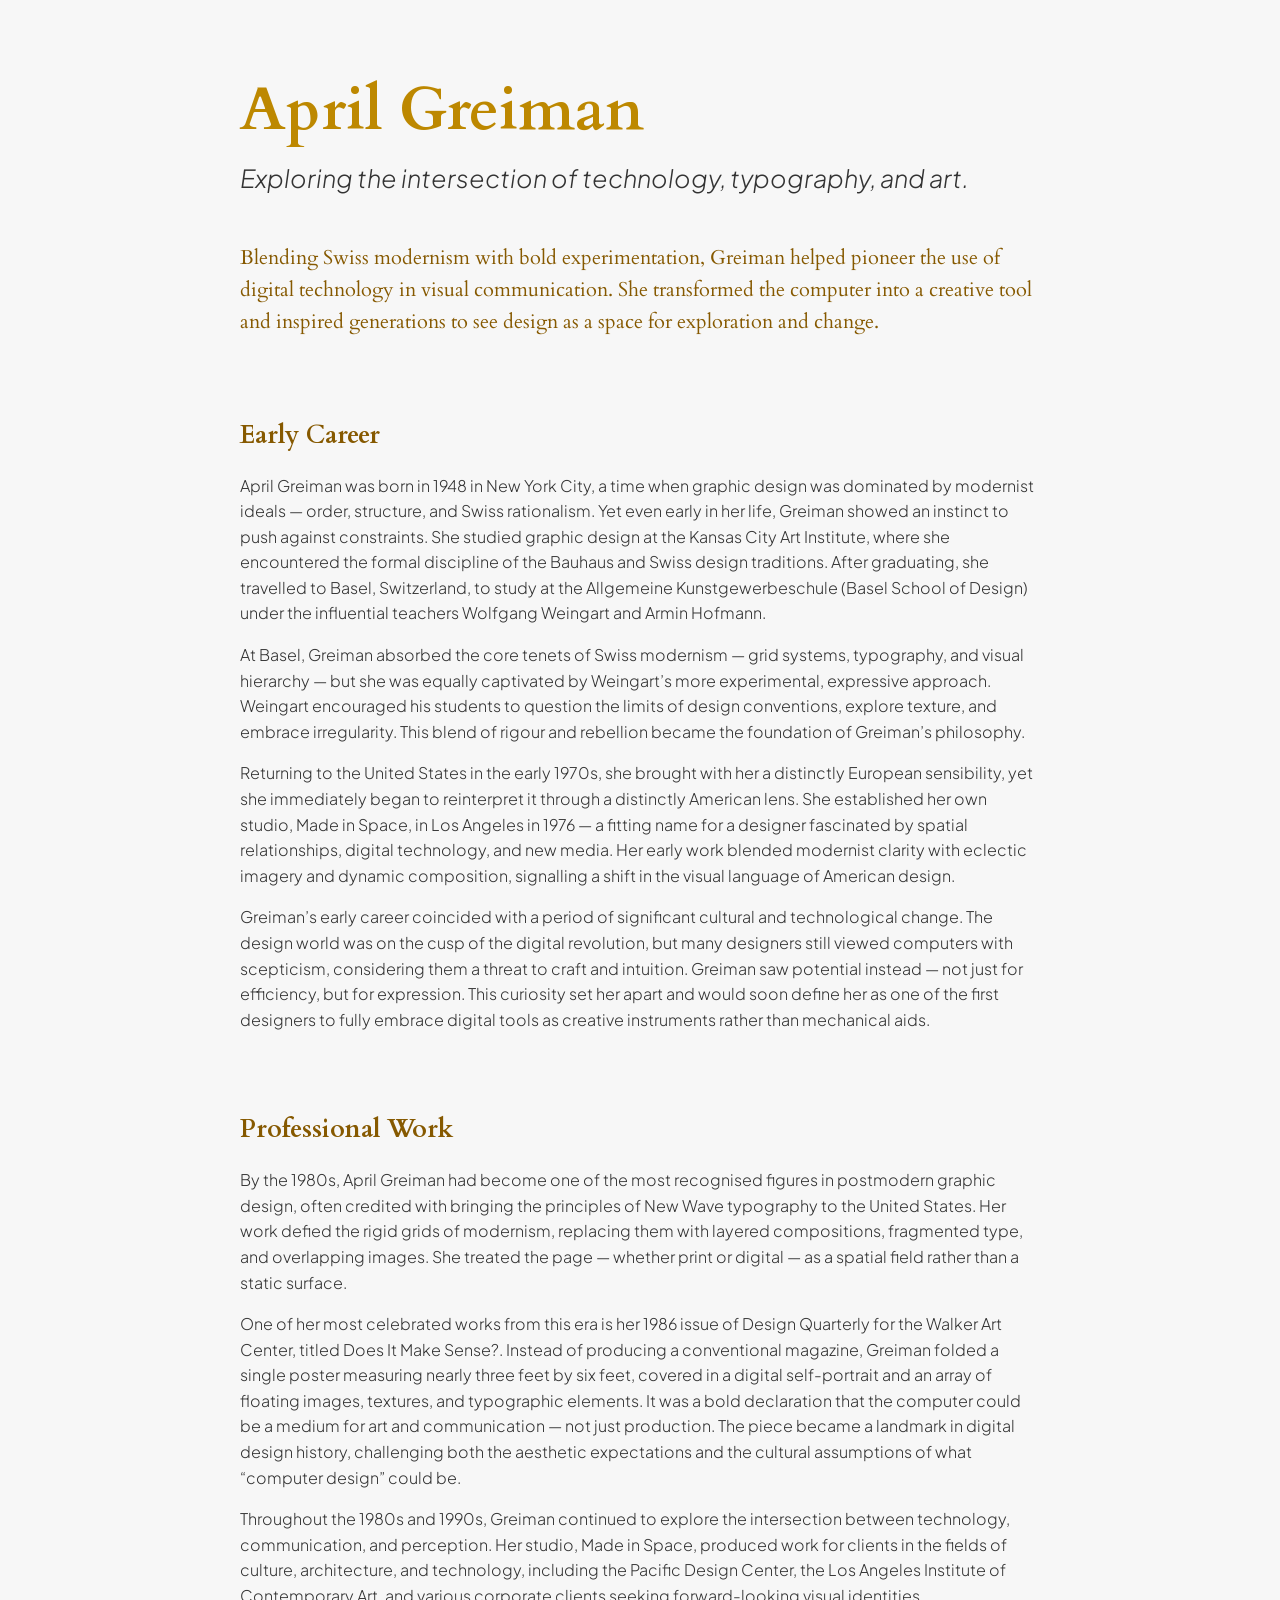
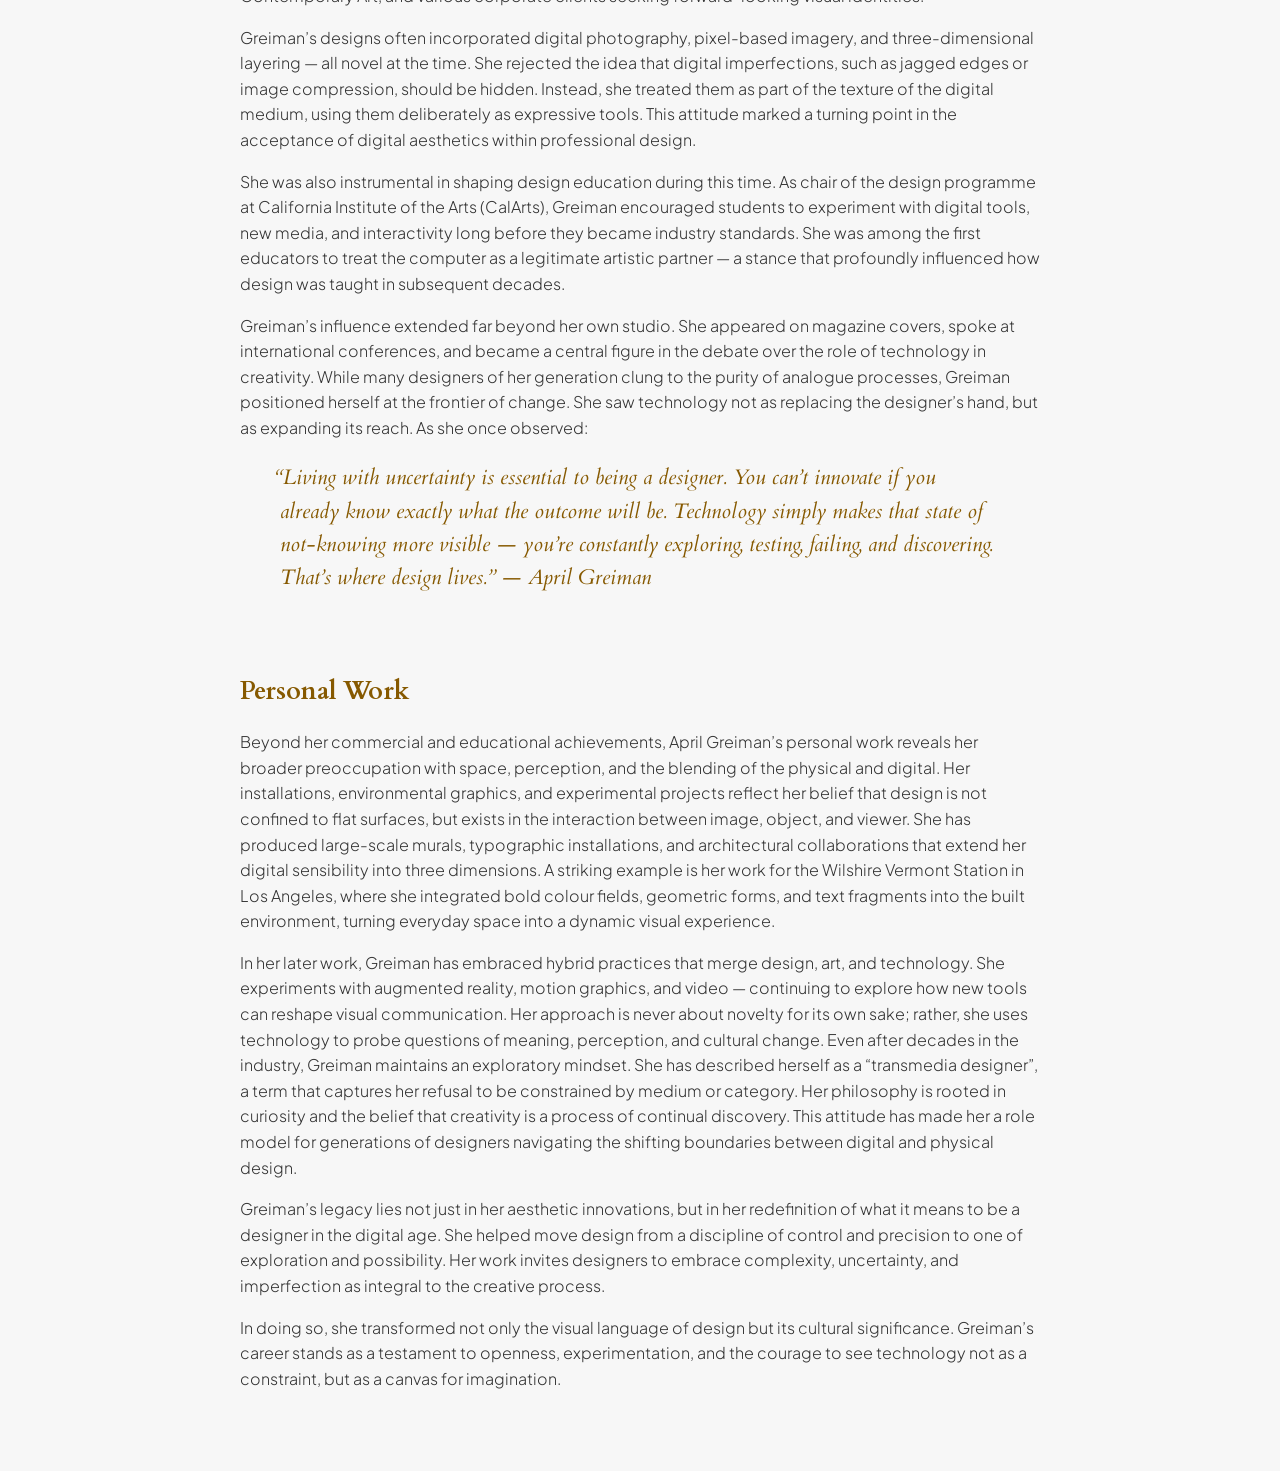
<file: greiman_two.html>
<!DOCTYPE html>
<html lang="en">
<head>
<meta charset="UTF-8">
  <header>
    <title>Women in Design</title>

    <!-- CSS File Links -->
     <link href="css/reset.css" type="text/css" rel="stylesheet"/>
     <link href="css/style.css" type="text/css" rel="stylesheet"/>

    <!-- Google Font Links -->
    <link rel="preconnect" href="https://fonts.googleapis.com">
    <link rel="preconnect" href="https://fonts.gstatic.com" crossorigin>
    <link href="https://fonts.googleapis.com/css2?family=Cardo:ital,wght@0,400;0,700;1,400&family=Plus+Jakarta+Sans:ital,wght@0,200..800;1,200..800&display=swap" rel="stylesheet">
</head>

<body>
<h1>April Greiman</h1>

<h2>Exploring the intersection of technology, typography, and art.</h2>

<p>Blending Swiss modernism with bold experimentation, Greiman helped
pioneer the use of digital technology in visual communication. She
transformed the computer into a creative tool and inspired generations to
see design as a space for exploration and change.</p>
</header>

<section>
<h2>Early Career</h2>

<p>April Greiman was born in 1948 in New York City, a time when graphic design was
dominated by modernist ideals — order, structure, and Swiss rationalism. Yet even
early in her life, Greiman showed an instinct to push against constraints. She studied
graphic design at the Kansas City Art Institute, where she encountered the formal
discipline of the Bauhaus and Swiss design traditions. After graduating, she travelled
to Basel, Switzerland, to study at the Allgemeine Kunstgewerbeschule (Basel School
of Design) under the influential teachers Wolfgang Weingart and Armin Hofmann.</p>

<p>At Basel, Greiman absorbed the core tenets of Swiss modernism — grid systems,
typography, and visual hierarchy — but she was equally captivated by Weingart’s
more experimental, expressive approach. Weingart encouraged his students to
question the limits of design conventions, explore texture, and embrace irregularity.
This blend of rigour and rebellion became the foundation of Greiman’s philosophy.</p>

<p>Returning to the United States in the early 1970s, she brought with her a distinctly
European sensibility, yet she immediately began to reinterpret it through a distinctly
American lens. She established her own studio, Made in Space, in Los Angeles in
1976 — a fitting name for a designer fascinated by spatial relationships, digital
technology, and new media. Her early work blended modernist clarity with eclectic
imagery and dynamic composition, signalling a shift in the visual language of
American design.</p>

<p>Greiman’s early career coincided with a period of significant cultural and
technological change. The design world was on the cusp of the digital revolution, 
but many designers still viewed computers with scepticism, considering them a threat to
craft and intuition. Greiman saw potential instead — not just for efficiency, but for
expression. This curiosity set her apart and would soon define her as one of the first
designers to fully embrace digital tools as creative instruments rather than
mechanical aids.</p>
</section>

<section>
<h2>Professional Work</h2>

<p>By the 1980s, April Greiman had become one of the most recognised figures in
postmodern graphic design, often credited with bringing the principles of New Wave
typography to the United States. Her work defied the rigid grids of modernism,
replacing them with layered compositions, fragmented type, and overlapping images.
She treated the page — whether print or digital — as a spatial field rather than a
static surface.</p>

<p>One of her most celebrated works from this era is her 1986 issue of Design
Quarterly for the Walker Art Center, titled Does It Make Sense?. Instead of
producing a conventional magazine, Greiman folded a single poster measuring
nearly three feet by six feet, covered in a digital self-portrait and an array of floating
images, textures, and typographic elements. It was a bold declaration that the
computer could be a medium for art and communication — not just production. The
piece became a landmark in digital design history, challenging both the aesthetic
expectations and the cultural assumptions of what “computer design” could be.</p>

<p>Throughout the 1980s and 1990s, Greiman continued to explore the intersection
between technology, communication, and perception. Her studio, Made in Space,
produced work for clients in the fields of culture, architecture, and technology,
including the Pacific Design Center, the Los Angeles Institute of Contemporary Art,
and various corporate clients seeking forward-looking visual identities.</p>

<p>Greiman’s designs often incorporated digital photography, pixel-based imagery, and
three-dimensional layering — all novel at the time. She rejected the idea that digital
imperfections, such as jagged edges or image compression, should be hidden.
Instead, she treated them as part of the texture of the digital medium, using them 
deliberately as expressive tools. This attitude marked a turning point in the
acceptance of digital aesthetics within professional design.</p>

<p>She was also instrumental in shaping design education during this time. As chair of
the design programme at California Institute of the Arts (CalArts), Greiman
encouraged students to experiment with digital tools, new media, and interactivity
long before they became industry standards. She was among the first educators to
treat the computer as a legitimate artistic partner — a stance that profoundly
influenced how design was taught in subsequent decades.</p>

<p>Greiman’s influence extended far beyond her own studio. She appeared on
magazine covers, spoke at international conferences, and became a central figure in
the debate over the role of technology in creativity. While many designers of her
generation clung to the purity of analogue processes, Greiman positioned herself at
the frontier of change. She saw technology not as replacing the designer’s hand, but
as expanding its reach. As she once observed:</p>

<blockquote>
  <p>“Living with uncertainty is essential to being a designer. You can’t
innovate if you already know exactly what the outcome will be.
Technology simply makes that state of not-knowing more visible —
you’re constantly exploring, testing, failing, and discovering. That’s
where design lives.”
<em>— April Greiman</em></p>
</blockquote>
</section>

<section>
<h2>Personal Work</h2>

<p>Beyond her commercial and educational achievements, April Greiman’s personal
work reveals her broader preoccupation with space, perception, and the blending of
the physical and digital. Her installations, environmental graphics, and experimental
projects reflect her belief that design is not confined to flat surfaces, but exists in the
interaction between image, object, and viewer.
She has produced large-scale murals, typographic installations, and architectural
collaborations that extend her digital sensibility into three dimensions. A striking
example is her work for the Wilshire Vermont Station in Los Angeles, where she
integrated bold colour fields, geometric forms, and text fragments into the built
environment, turning everyday space into a dynamic visual experience.</p>

<p>In her later work, Greiman has embraced hybrid practices that merge design, art, and
technology. She experiments with augmented reality, motion graphics, and video —
continuing to explore how new tools can reshape visual communication. Her
approach is never about novelty for its own sake; rather, she uses technology to
probe questions of meaning, perception, and cultural change.
Even after decades in the industry, Greiman maintains an exploratory mindset. She
has described herself as a “transmedia designer”, a term that captures her refusal to
be constrained by medium or category. Her philosophy is rooted in curiosity and the
belief that creativity is a process of continual discovery. This attitude has made her a
role model for generations of designers navigating the shifting boundaries between
digital and physical design.</p>

<p>Greiman’s legacy lies not just in her aesthetic innovations, but in her redefinition of
what it means to be a designer in the digital age. She helped move design from a
discipline of control and precision to one of exploration and possibility. Her work
invites designers to embrace complexity, uncertainty, and imperfection as integral to
the creative process.</p>

<p>In doing so, she transformed not only the visual language of design but its cultural
significance. Greiman’s career stands as a testament to openness, experimentation,
and the courage to see technology not as a constraint, but as a canvas for
imagination.</p>
</section>
</body>
</file>
<file: css/style3.css>
html {
  scroll-behavior: smooth;
}

body {
    background: #f7f7f7;
    color: #333333;
    font-family: "Plus Jakarta Sans", sans-serif;
    font-weight: 300;
}

section, header {
    width: 80%;
    max-width: 800px;
    margin: auto;
}

section, header {
    margin-bottom: 5rem;
}

header h1, h2 {
    font-family: "Cardo", serif;
    color: #233F41;
}

blockquote {
    font-family: "Cardo", serif;
    color: #9B7357;
}

header h1 {
    font-size: 4.768rem;
    line-height: 1;
    color: #9B7357;
    margin: 5rem 0 1rem 0;
}

h2 {
    font-size: 1.562rem;
    color: #9B7357;
}

header h2 {
    font-family: "Cardo", serif;
    font-weight: 300;
    color: #333333;
    font-style: oblique;
    margin-bottom: 3rem;
}

p {
    line-height: 1.6;
}

header p {
    font-size: 1.250rem;
    font-family: "Cardo", serif;
    color: #9B7357;
}

blockquote {
    font-style: italic;
    font-size: 1.3rem;
    hanging-punctuation: first;
    text-indent: -0.3rem;
}

hr {
    margin: 3rem 0 5rem 0;
}

/*-- Styling Links --*/
a {
    color: #f7f7f7;
    text-decoration: none;
    border-bottom: 1.25px dotted;
    font-weight: 600;
}

a:hover {
    color: #9B7357;
    transition: all 0.3s ease-in-out;
}

/*-- Navigation --*/
.responsivenav {
    background: #233F41;
    padding: 10px;
    display: flex;
    justify-content: space-between;
    align-items: center;
}

#logo {
    font-size: 2rem;
    color: #f7f7f7;
    font-family: "Cardo", serif;
    font-weight: 600;
    padding-left: 35px;
}

nav {
    display: flex;
    padding: 1.5rem 0;
}

nav ul {
    text-align: right;
    text-transform: uppercase;
    letter-spacing: 1px;
    list-style-type: none;
    padding-right: 70px;
}

nav ul li {
    display: inline;
    margin: 5px;
}

nav a {
    border-bottom: none;
    color: #f7f7f7;
    padding: 10px;
}

nav a:hover {
    color: #9B7357;
    transition: all 0.3s ease-in-out;
}

/*-- Styling the footer --*/

footer {
    background: #233F41;
    color: #f7f7f7;
    text-align: center;
    font-size: 0.8rem;
    padding: 2rem 0;
}

footer a {
    color: #FEF7E5;
}

footer a:hover {
    color: #9B7357;
}

.light {
    background: #FEF7E5;
    padding: 3rem 0 0 0;
    margin-bottom: 3rem;
}

.light blockquote {
    padding-bottom: 3rem;
}

/*-- Adding responsive element to images --*/
.gridimage {
    display: grid;
    column-gap: 10px;
    grid-template-columns: repeat(auto-fill, minmax(300px, 1fr));
}

/*-- Adding Media Queries for different Devices --*/
@media (max-width: 600px) {
    header h1 {
        font-size: 4rem;
    }
}

.gridimage {
    row-gap: 10px;
}

.fullwidthimage {
  width: 100%;
  height: 100%;
  display: block;
}

.bannerimg {
    padding: 1rem 0;
}

ul li {
    display: inline;
    margin: 15px;
}

ul {
  margin: 0 auto;
  width: fit-content;
}
</file>
<file: css/connections.css>
.connections{
    position: relative;
    margin: 0 auto;
  }
  .connections ul{
    margin: 0;
    padding: 0;
  }
  .connections li{
    margin: 0 10px;
    padding: 0;
    list-style: none;
    display: inline-block;  
  }
  .connections a:link{
    border-bottom: none;
  }
  .connections img,
  .connections svg{
    border: none;
  }
  .connections a:hover img,
  .connections a:hover svg{
    border-bottom: none;}
  
  .connections svg {
        margin: 1em auto;}
  
  .connections a:hover svg path {
        fill: #9B7357;
        transition: all 0.3s ease-in-out;}
  
  footer .connections a:hover svg path {
          fill:  #9B7357;
          transition: all 0.3s ease-in-out;}
</file>
<file: css/grid.css>
/* ====== DESIGNER GRID ====== */
    .designers {
      display: grid;
      grid-template-columns: repeat(auto-fit, minmax(400px, 1fr));
      gap: 2rem;
      max-width: 1100px;
      margin: 0 auto 4rem;
      padding: 0 1rem;
    }

      .designers a {
      border-bottom: none;
    }

    .designer-card {
      background-color: #fff;
      border-radius: 12px;
      box-shadow: 0 2px 8px rgba(0, 0, 0, 0.08);
      overflow: hidden;
      transition: transform 0.8s ease, box-shadow 0.8s ease;
    }

    .designer-card:hover {
      transform: translateY(-5px);
      box-shadow: 0 4px 12px rgba(0, 0, 0, 0.12);
      p {
        font-weight: 500;
        transition: all 0.3s ease-in-out;
      }
    }

    .designer-card img {
      height: 300px;
      object-fit: cover;
      width: 100%;
    }

    .designer-card h3 {
      font-size: 1.25rem;
      margin: 1rem;
      color: #111;
    }

    .designer-card p {
      margin: 0 1rem 1.5rem;
      color: #555;
      font-size: 0.95rem;
      font-weight: 300;
    }

    /* ====== RESPONSIVE ====== */
    @media (max-width: 600px) {
      .hero-content h2 {
        font-size: 1.75rem;
      }
      .intro h2 {
        font-size: 1.5rem;
      }
    }
</file>
<file: css/style2.css>
body {
    background: #f7f7f7;
    color: #333333;
    font-family: "Plus Jakarta Sans", sans-serif;
    font-weight: 300;
}

section, header {
    width: 80%;
    max-width: 800px;
    margin: auto;
}

section, header {
    margin-bottom: 5rem;
}

header h1, h2, blockquote {
    font-family: "Cardo", serif;
    color: #865900;
}

header h1 {
    font-size: 3.815rem;
    line-height: 1;
    color: #BD8800;
    margin: 5rem 0 1rem 0;
}

h2 {
    font-size: 1.562rem;
}

header h2 {
    font-family: "Plus Jakarta Sans", sans-serif;
    font-weight: 300;
    color: #333333;
    font-style: oblique;
    margin-bottom: 3rem;
}

p {
    line-height: 1.6;
}

header p {
    font-size: 1.250rem;
    font-family: "Cardo", serif;
    color: #865900;
}

blockquote {
    font-style: italic;
    font-size: 1.3rem;
    hanging-punctuation: first;
    text-indent: -0.3rem;
}

/*-- Styling Links --*/
a {
    color: #795832;
    text-decoration: none;
    border-bottom: 1.25px dotted;
    font-weight: 600;
}

a:hover {
    color: #BD8800;
}

/*-- Navigation --*/
.responsivenav {
    background: #473001;
    padding: 10px;
    display: flex;
    justify-content: space-between;
    align-items: center;
}

#logo {
    font-size: 2rem;
    color: #f7f7f7;
    font-family: "Cardo", serif;
    font-weight: 600;
    padding-left: 35px;
}

nav {
    display: flex;
    padding: 1.5rem 0;
}

nav ul {
    text-align: right;
    text-transform: uppercase;
    letter-spacing: 1px;
    list-style-type: none;
    padding-right: 70px;
}

nav ul li {
    display: inline;
    margin: 5px;
}

nav a {
    border-bottom: none;
    color: #f7f7f7;
    padding: 10px;
}

nav a:hover {
    color: #BD8800;
    transition: all 0.3s ease-in-out;
}
</file>
<file: css/style.css>
body {
    background: #f7f7f7;
    color: #333333;
    font-family: "Plus Jakarta Sans", sans-serif;
    font-weight: 300;
}

section, header {
    width: 80%;
    max-width: 800px;
    margin: auto;
}

section, header {
    margin-bottom: 5rem;
}

header h1, h2, blockquote {
    font-family: "Cardo", serif;
    color: #865900;
}

header h1 {
    font-size: 3.815rem;
    line-height: 1;
    color: #BD8800;
    margin: 5rem 0 1rem 0;
}

h2 {
    font-size: 1.562rem;
}

header h2 {
    font-family: "Plus Jakarta Sans", sans-serif;
    font-weight: 300;
    color: #333333;
    font-style: oblique;
    margin-bottom: 3rem;
}

p {
    line-height: 1.6;
}

header p {
    font-size: 1.250rem;
    font-family: "Cardo", serif;
    color: #865900;
}

blockquote {
    font-style: italic;
    font-size: 1.3rem;
    hanging-punctuation: first;
    text-indent: -0.3rem;
}
</file>
